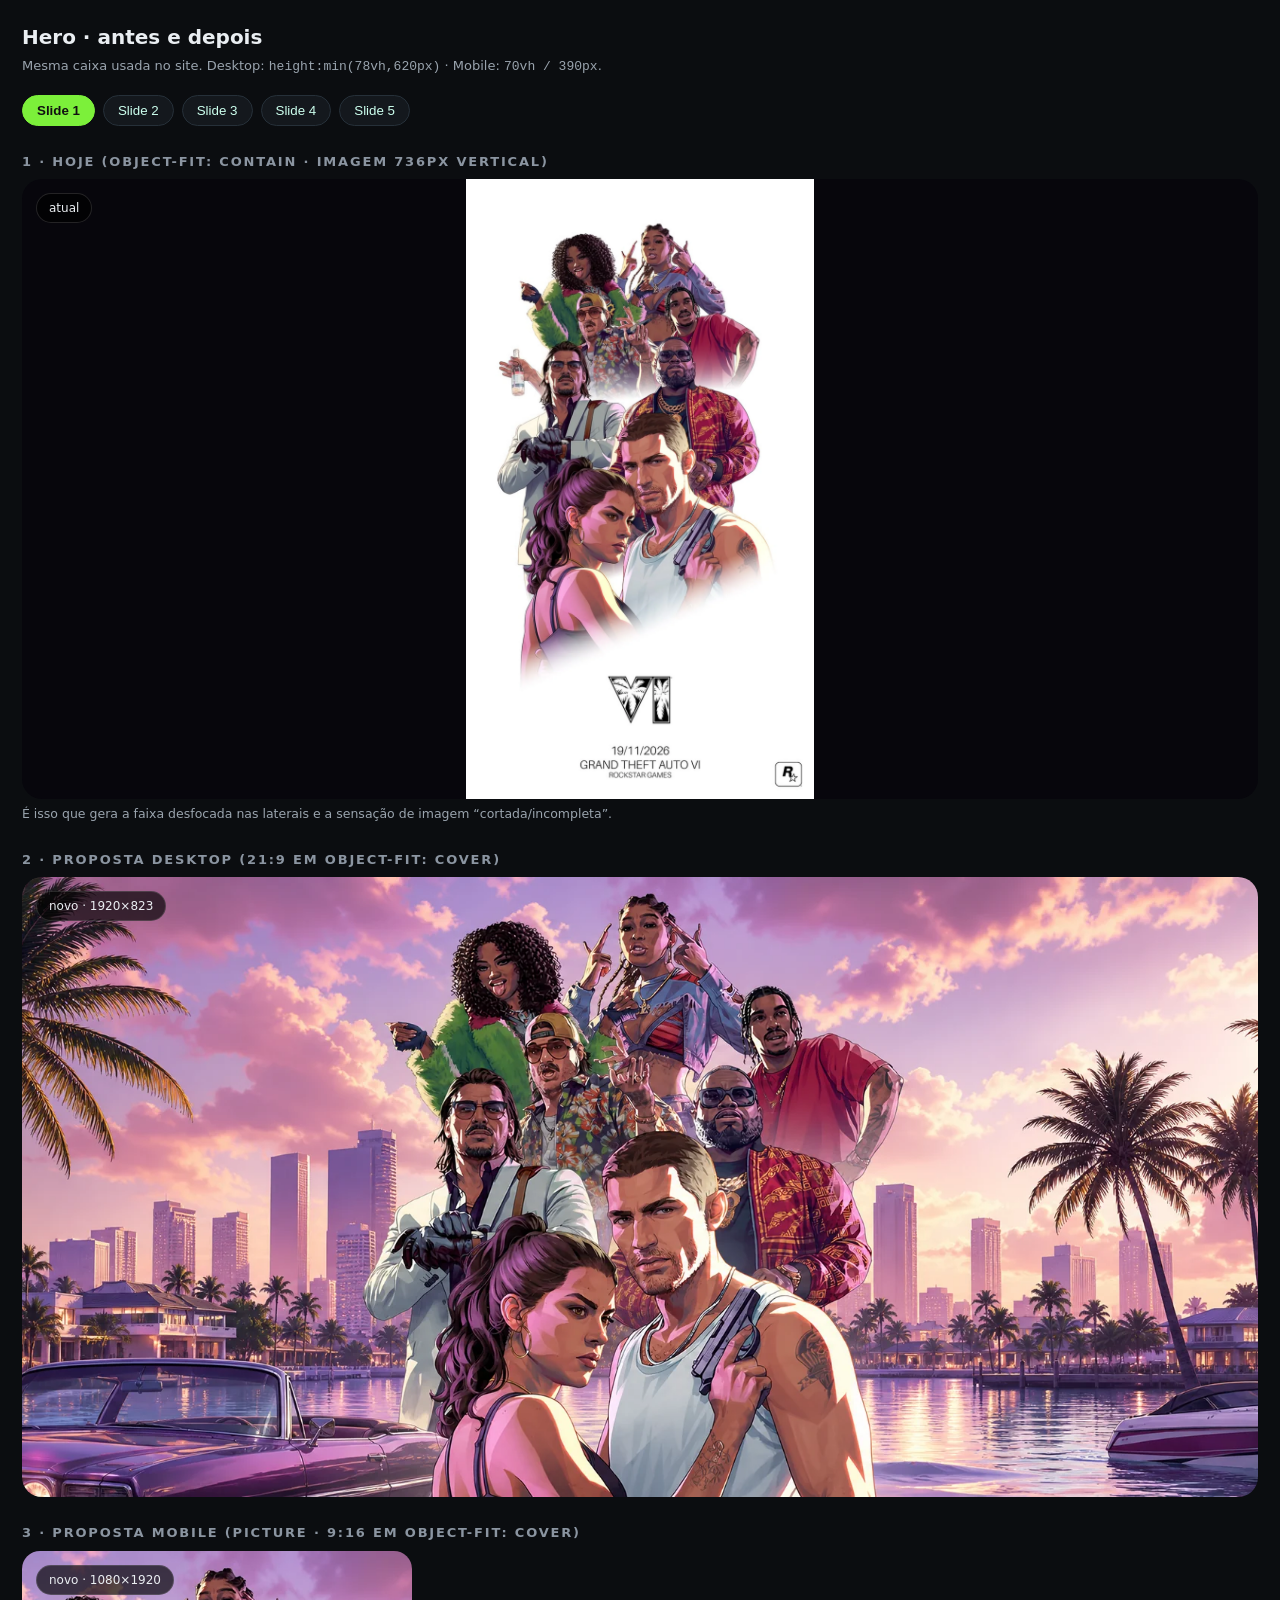
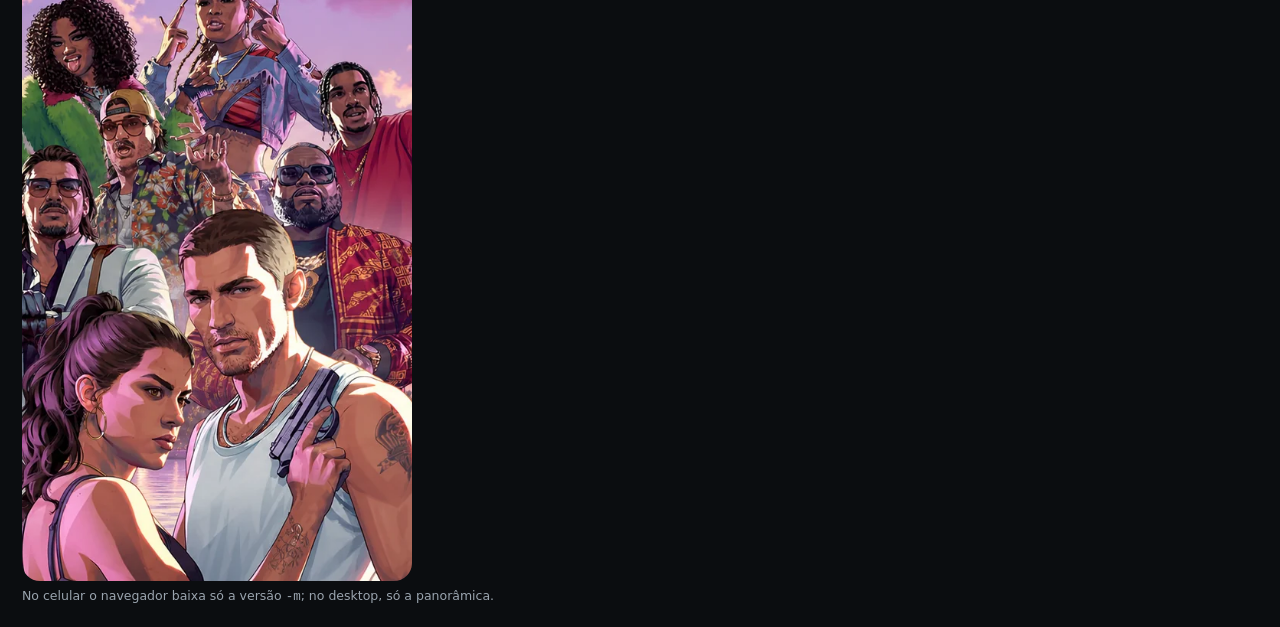
<file: games/_preview-hero/index.html>
<!doctype html><html lang="pt-BR"><head><meta charset="utf-8">
<meta name="viewport" content="width=device-width,initial-scale=1">
<title>Preview · Hero Games</title>
<style>
:root{--neon:#7cf03a}
body{margin:0;background:#0b0d10;color:#eaeef2;font:15px/1.5 system-ui,Segoe UI,Roboto,sans-serif;padding:22px}
h1{font-size:20px;margin:0 0 4px}
p.sub{margin:0 0 18px;color:#9aa4ae;font-size:13px}
.tabs{display:flex;gap:8px;margin:0 0 16px;flex-wrap:wrap}
.tabs button{background:#14181d;color:#cfe;border:1px solid #263039;border-radius:999px;padding:7px 14px;cursor:pointer}
.tabs button.on{background:var(--neon);color:#111;border-color:var(--neon);font-weight:700}
h2{font-size:13px;letter-spacing:.14em;text-transform:uppercase;color:#8b95a1;margin:26px 0 8px}
.mh{position:relative;width:100%;height:min(78vh,620px);min-height:460px;border-radius:20px;overflow:hidden;background:#07060c}
.mh img{position:absolute;inset:0;width:100%;height:100%}
.blur{filter:blur(26px) saturate(1.2);inset:-8%!important;opacity:.5}
.cur img.fit{object-fit:contain}
.new img.fit{object-fit:cover}
.tag{position:absolute;left:14px;top:14px;z-index:3;background:#000a;border:1px solid #ffffff22;border-radius:999px;padding:5px 12px;font-size:12px}
.phone{width:390px;max-width:100%;height:70vh;min-height:520px;border-radius:18px}
.note{color:#9aa4ae;font-size:12.5px;margin:6px 0 0}
</style></head><body>
<h1>Hero · antes e depois</h1>
<p class="sub">Mesma caixa usada no site. Desktop: <code>height:min(78vh,620px)</code> · Mobile: <code>70vh / 390px</code>.</p>
<div class="tabs" id="tabs"></div>
<h2>1 · Hoje (object-fit: contain · imagem 736px vertical)</h2>
<div class="mh cur"><span class="tag">atual</span><span class="blur" id="curBlur"></span><img class="fit" id="curImg" alt=""></div>
<p class="note">É isso que gera a faixa desfocada nas laterais e a sensação de imagem “cortada/incompleta”.</p>
<h2>2 · Proposta desktop (21:9 em object-fit: cover)</h2>
<div class="mh new"><span class="tag">novo · 1920×823</span><img class="fit" id="newImg" alt=""></div>
<h2>3 · Proposta mobile (picture · 9:16 em object-fit: cover)</h2>
<div class="mh new phone"><span class="tag">novo · 1080×1920</span>
 <picture><source media="(max-width:900px)" srcset="hero-1-m.webp"><img class="fit" id="mobImg" width="1080" height="1920" alt=""></picture>
</div>
<p class="note">No celular o navegador baixa só a versão <code>-m</code>; no desktop, só a panorâmica.</p>
<script>
var OLD=['../assets/inline/inline-707ad8292d.webp','../assets/inline/inline-7eee741194.webp','../assets/inline/inline-4a495eaac9.webp','../assets/inline/inline-bdf2ed5135.webp','../assets/inline/inline-8e32c702e6.webp'];
var NEW=['hero-5.webp','hero-1.webp','hero-2.webp','hero-3.webp','hero-4.webp'];
var MOB=['hero-5.webp','hero-1-m.webp','hero-2-m.webp','hero-3-m.webp','hero-4-m.webp'];
var t=document.getElementById('tabs');
function show(i){
 document.getElementById('curImg').src=OLD[i];
 document.getElementById('curBlur').style.backgroundImage='url('+OLD[i]+')';
 document.getElementById('newImg').src=NEW[i];
 var pic=document.querySelector('picture');
 pic.querySelector('source').srcset=MOB[i];
 document.getElementById('mobImg').src=MOB[i];
 [].forEach.call(t.children,function(b,j){b.className=j===i?'on':''});
}
for(var i=0;i<5;i++){var b=document.createElement('button');b.textContent='Slide '+(i+1);b.onclick=show.bind(null,i);t.appendChild(b);}
show(0);
</script></body></html>
</file>
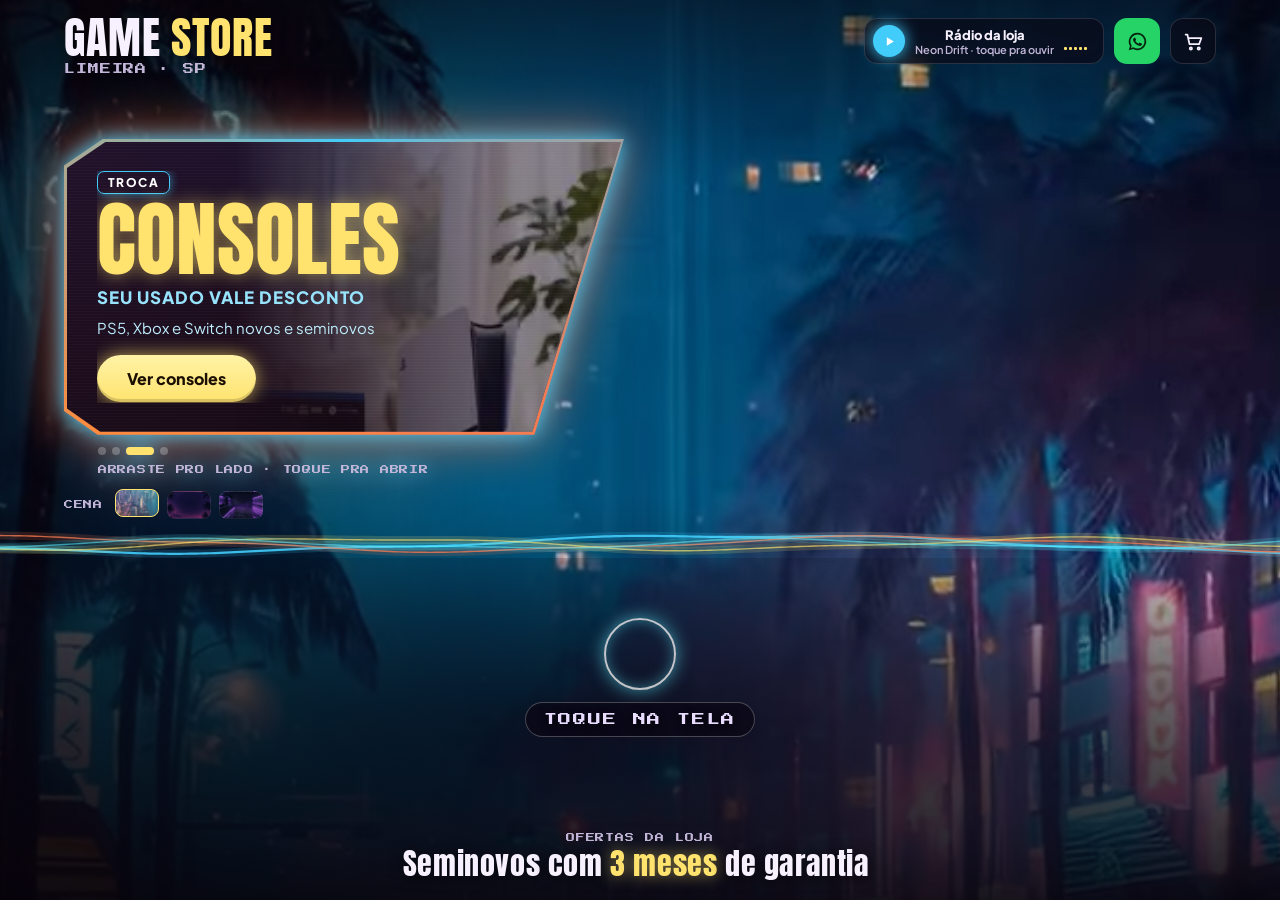
<file: games/novo/index.html>
<!doctype html>
<html lang="pt-BR">
<head>
<meta charset="utf-8">
<meta name="viewport" content="width=device-width,initial-scale=1,viewport-fit=cover">
<meta name="theme-color" content="#07040b">
<title>Game Store Neon</title>
<link rel="preconnect" href="https://fonts.googleapis.com">
<link href="https://fonts.googleapis.com/css2?family=Anton&family=Chakra+Petch:wght@600;700&family=Plus+Jakarta+Sans:wght@400;600;800&family=Press+Start+2P&display=swap" rel="stylesheet">
<style>
/* Layout: tela inicial de jogo (computador). Cena de fundo que troca e repinta o site; card de destaque neon à esquerda; ondas no ritmo da música; barra de modos embaixo de onde os cards saem flutuando */
@property --a1{syntax:'<color>';inherits:true;initial-value:#ff3ea5}
@property --a2{syntax:'<color>';inherits:true;initial-value:#8b5cf6}
@property --ang{syntax:'<angle>';inherits:false;initial-value:0deg}
:root{
  --a1:#ff3ea5; --a2:#8b5cf6; --gold:#ffe36e; --cyan:#5ef2ff;
  --bg:#07040b; --ink:#f7f1ff; --muted:#c2b6d8; --glass:rgba(12,6,22,.72); --line:rgba(247,241,255,.14);
  --f-display:Anton,Impact,'Arial Narrow',sans-serif;
  --f-body:'Plus Jakarta Sans',system-ui,sans-serif;
  --f-pixel:'Press Start 2P',ui-monospace,monospace;
  --dockh:112px; --wrap:1200px; --pad:24px;
  color-scheme:dark;
  transition:--a1 1.4s ease,--a2 1.4s ease;
}
*{box-sizing:border-box}
[hidden]{display:none!important}
html,body{height:100%;margin:0;background:var(--bg);color:var(--ink);font-family:var(--f-body);overflow:hidden}
button{font:inherit;color:inherit;cursor:pointer}
:focus-visible{outline:2px solid var(--gold);outline-offset:3px}
.px{font-family:var(--f-pixel);font-size:9px;letter-spacing:.08em;text-transform:uppercase;line-height:1.6}
#app{position:fixed;inset:0;overflow:hidden;user-select:none;-webkit-user-select:none}

/* cenas */
.scene{position:absolute;inset:0;opacity:0;transition:opacity 1.2s ease}
.scene.on{opacity:1}
.scene video,.scene img{position:absolute;inset:0;width:100%;height:100%;object-fit:cover}
.scene img{animation:kb 26s ease-in-out infinite alternate}
@keyframes kb{from{transform:scale(1.04)}to{transform:scale(1.14) translate(-1.5%,-1%)}}
.shade{position:absolute;inset:0;pointer-events:none;background:
  linear-gradient(90deg,rgba(7,4,11,.7),rgba(7,4,11,.15) 40%,rgba(7,4,11,0) 60%),
  linear-gradient(0deg,rgba(7,4,11,.92) 0,rgba(7,4,11,.4) 26%,rgba(7,4,11,0) 45%),
  linear-gradient(180deg,rgba(7,4,11,.55),rgba(7,4,11,0) 20%)}
.tint{position:absolute;inset:0;pointer-events:none;mix-blend-mode:soft-light;background:radial-gradient(70% 60% at 80% 100%,var(--a1),transparent 70%),radial-gradient(50% 50% at 0% 0%,var(--a2),transparent 70%);opacity:.5}

/* topo */
.top{position:absolute;left:50%;transform:translateX(-50%);width:100%;max-width:var(--wrap);top:0;padding:calc(18px + env(safe-area-inset-top,0px)) var(--pad) 0;display:flex;justify-content:space-between;align-items:flex-start;z-index:9}
.logo b{display:block;font-family:var(--f-display);font-weight:400;font-size:44px;line-height:.9;letter-spacing:.02em;text-shadow:0 2px 20px rgba(0,0,0,.5)}
.logo b span{color:var(--gold)}
.logo small{color:var(--muted);font-size:11px}
.tools{display:flex;gap:10px;align-items:center}
.ib{position:relative;width:46px;height:46px;border-radius:13px;display:grid;place-items:center;background:rgba(10,6,18,.6);border:1px solid var(--line);backdrop-filter:blur(8px);-webkit-backdrop-filter:blur(8px)}
.ib svg{width:21px;height:21px}
.ib em{position:absolute;top:-6px;right:-6px;font-style:normal;background:var(--a1);font-size:10px;font-weight:800;min-width:19px;height:19px;border-radius:10px;display:grid;place-items:center;color:#fff}
.ib.wa{background:#25d366;color:#06240f;border:0}
.radio{display:flex;align-items:center;gap:10px;height:46px;padding:0 16px 0 8px;border-radius:13px;border:1px solid var(--line);background:rgba(10,6,18,.6);backdrop-filter:blur(8px);-webkit-backdrop-filter:blur(8px);font-weight:800;font-size:13px}
.radio .pp{width:32px;height:32px;border-radius:50%;display:grid;place-items:center;background:var(--a1);box-shadow:0 0 16px var(--a1)}
.radio .pp svg{width:13px;height:13px}
.radio small{display:block;font-weight:600;color:var(--muted);font-size:11px}
.eq{display:flex;gap:2px;align-items:flex-end;height:18px}
.eq i{width:3px;height:3px;border-radius:1px;background:var(--gold);transition:height .08s}

/* card de destaque */
.feat{position:relative;width:100%;min-width:0;z-index:5;filter:drop-shadow(0 0 10px var(--a1)) drop-shadow(0 0 26px color-mix(in srgb,var(--a2) 70%,transparent));cursor:pointer}
.feat .frame{position:relative;padding:3px;clip-path:polygon(7% 0,100% 0,84% 100%,6% 100%,0 92%,0 9%);background:conic-gradient(from var(--ang),var(--a1),var(--a2),#ff8a3d,var(--a1));animation:spin 6s linear infinite}
@keyframes spin{to{--ang:360deg}}
.feat .in{clip-path:polygon(7% 0,100% 0,84% 100%,6% 100%,0 92%,0 9%);background:linear-gradient(160deg,rgba(26,8,36,.94),rgba(9,4,16,.96));padding:26px 22% 26px 30px;min-height:290px;display:grid;align-content:center;gap:10px;position:relative;overflow:hidden}
.feat .in::after{content:"";position:absolute;inset:0;background:repeating-linear-gradient(0deg,rgba(255,255,255,.025) 0 1px,transparent 1px 3px);pointer-events:none}
.tag{justify-self:start;font-family:var(--f-body);font-weight:800;font-size:12px;letter-spacing:.12em;text-transform:uppercase;border:1.5px solid var(--a1);color:#fff;padding:3px 10px;border-radius:7px;box-shadow:0 0 10px color-mix(in srgb,var(--a1) 60%,transparent)}
.feat h2{margin:0;font-family:var(--f-display);font-weight:400;font-size:clamp(56px,6.4vw,92px);line-height:.88;color:var(--gold);text-shadow:0 0 18px color-mix(in srgb,var(--gold) 55%,transparent);text-transform:uppercase}
.feat h3{margin:0;font-weight:800;font-size:17px;letter-spacing:.06em;text-transform:uppercase;color:color-mix(in srgb,var(--a1) 55%,#fff)}
.feat p{margin:0;color:color-mix(in srgb,var(--a1) 35%,#fff);font-size:15px}
.cta{justify-self:start;margin-top:8px;border:0;border-radius:999px;padding:13px 30px;font-weight:800;font-size:16px;background:linear-gradient(180deg,#fff3a6,var(--gold));color:#1b0f02;box-shadow:0 0 18px color-mix(in srgb,var(--gold) 70%,transparent),inset 0 -3px 0 rgba(0,0,0,.15)}
.slide{display:grid;gap:10px}
.feat .bgimg{position:absolute;inset:0;background-size:cover;background-position:70% 30%;opacity:.5;-webkit-mask-image:linear-gradient(90deg,transparent 30%,#000 80%);mask-image:linear-gradient(90deg,transparent 30%,#000 80%);transition:opacity .5s;pointer-events:none}
.feat .slide{position:relative;z-index:1}
.feat h2.long{font-size:clamp(40px,4.4vw,64px)}
.slide.enter{animation:glitch .5s steps(1) both}
@keyframes glitch{0%{clip-path:inset(0 0 70% 0);transform:translateX(-8px)}15%{clip-path:inset(40% 0 20% 0);transform:translateX(8px)}30%{clip-path:inset(10% 0 55% 0);transform:translateX(-4px)}45%{clip-path:inset(60% 0 0 0);transform:translateX(5px)}60%,100%{clip-path:inset(0);transform:none}}
.fdots{display:flex;gap:6px;margin:12px 0 0 34px}
.fdots i{width:8px;height:8px;border-radius:4px;background:rgba(255,255,255,.25);transition:width .3s,background .3s}
.fdots i.on{width:24px;background:var(--gold)}
.fhint{color:var(--muted);margin:8px 0 0 34px}

/* ondas */
#waves{position:absolute;left:0;right:0;bottom:calc(var(--dockh) + 4px);height:120px;width:100%;pointer-events:none;z-index:3}

/* cenas: seletor */
.scenes{align-self:flex-start;display:flex;gap:8px;align-items:center;z-index:5}
.scenes button{width:44px;height:28px;border-radius:8px;border:1.5px solid var(--line);background-size:cover;background-position:center;opacity:.7;transition:opacity .2s,border-color .2s,transform .2s}
.scenes button.on{opacity:1;border-color:var(--gold);transform:translateY(-2px)}
.scenes span{color:var(--muted);margin-right:4px}

/* hero em 2 colunas + mini arcade */
.hero{position:absolute;left:50%;transform:translateX(-50%);top:calc(74px + env(safe-area-inset-top,0px));width:100%;max-width:var(--wrap);padding:0 var(--pad);z-index:4}
.hero-in{display:grid;grid-template-columns:minmax(0,1fr) minmax(0,1.1fr);gap:32px;align-items:center;height:min(62vh,560px);max-height:calc(100vh - 390px)}
.hero-col{display:flex;flex-direction:column;gap:14px;justify-content:center;min-width:0}
.arc{display:flex;flex-direction:column;gap:10px;min-width:0}
.arc-h{margin:0;color:var(--muted);letter-spacing:.2em}
.arc-frame{position:relative;aspect-ratio:16/9;background:#07030f;overflow:hidden;filter:drop-shadow(0 0 16px color-mix(in srgb,var(--a1) 45%,transparent));
  clip-path:polygon(18px 0,100% 0,100% calc(100% - 18px),calc(100% - 18px) 100%,0 100%,0 18px);
  box-shadow:inset 0 0 0 1.5px color-mix(in srgb,var(--a1) 90%,transparent),inset 0 0 26px color-mix(in srgb,var(--a1) 20%,transparent)}
.arc-frame iframe{width:100%;height:100%;border:0;display:block;background:#07030f}
.arc-bar{display:flex;align-items:center;justify-content:space-between;gap:10px;flex-wrap:wrap}
.arc-bar .px{color:var(--muted)}
.arc-bar b{color:var(--gold)}
.arc .btn{padding:8px 14px;font-size:12px}
#pop .arc{background:rgba(8,4,18,.35);border:1.5px solid rgba(255,255,255,.6);border-radius:14px;padding:12px;box-shadow:0 0 16px color-mix(in srgb,var(--a1) 45%,transparent)}

/* barra de modos */
.dock{position:absolute;left:50%;transform:translateX(-50%);width:100%;max-width:var(--wrap);bottom:0;height:var(--dockh);padding:12px var(--pad) calc(14px + env(safe-area-inset-bottom,0px));display:grid;grid-template-columns:repeat(8,1fr);gap:12px;z-index:7;background:linear-gradient(0deg,rgba(7,4,11,.94),rgba(7,4,11,.6) 55%,transparent)}
.tile{--c:var(--a2);--ex:color-mix(in srgb,var(--c) 42%,#000);position:relative;border:0;background:none;padding:4px 2px;display:grid;justify-items:center;align-content:center;-webkit-tap-highlight-color:transparent;
  transform:perspective(500px) rotateX(var(--rx,0deg)) rotateY(var(--ry,0deg));transition:transform .2s ease-out}
.tile:focus-visible{outline:none}
.tile .fx{position:relative;display:grid;justify-items:center;animation:fl var(--fd,3.8s) ease-in-out infinite;animation-delay:var(--fdl,0s)}
@keyframes fl{0%,100%{transform:translateY(0) rotate(0)}30%{transform:translateY(-6px) rotate(-1.4deg)}65%{transform:translateY(-2px) rotate(1.1deg)}}
.tile .cap{display:grid;justify-items:center;gap:6px;transition:transform .14s cubic-bezier(.3,1.6,.5,1)}
.tile svg{width:28px;height:28px;color:color-mix(in srgb,var(--c) 55%,#fff);filter:drop-shadow(0 0 6px var(--c)) drop-shadow(0 2px 0 var(--ex));transition:scale .25s cubic-bezier(.34,1.56,.64,1)}
.tile .lb{font-family:'Chakra Petch',var(--f-body);font-weight:700;font-size:19px;line-height:1;letter-spacing:.06em;text-transform:uppercase;white-space:nowrap;color:color-mix(in srgb,var(--c) 28%,#fff);
  text-shadow:0 0 10px color-mix(in srgb,var(--c) 75%,transparent),0 1px 0 var(--ex),0 2px 0 var(--ex),0 3px 0 var(--ex),0 4px 0 var(--ex),0 2px 6px rgba(0,0,0,.8),0 7px 12px rgba(0,0,0,.65);transition:text-shadow .14s,color .2s}
.tile .lb i{font-style:normal;display:inline-block}
.tile .bar{width:0;height:3px;border-radius:2px;background:var(--c);box-shadow:0 0 10px var(--c);transition:width .35s cubic-bezier(.2,.9,.2,1)}
.tile.cur .bar{width:64%}
.tile.gold{--c:var(--gold)}
.tile.cy{--c:var(--cyan)}
.tile.pk{--c:var(--a1)}
.tile.hot svg,.tile:focus-visible svg{scale:1.18}
.tile.hot .lb,.tile:focus-visible .lb,.tile.cur .lb{color:#fff;text-shadow:0 0 14px var(--c),0 0 30px color-mix(in srgb,var(--c) 60%,transparent),0 1px 0 var(--ex),0 2px 0 var(--ex),0 3px 0 var(--ex),0 4px 0 var(--ex),0 7px 12px rgba(0,0,0,.65)}
.tile.hot .lb i{animation:lw .5s cubic-bezier(.3,1.6,.5,1) backwards;animation-delay:calc(var(--i) * 35ms)}
@keyframes lw{40%{transform:translateY(-8px) scale(1.14)}}
.tile.press .cap{transform:translateY(4px) scale(.95)}
.tile.press .lb{text-shadow:0 0 22px var(--c),0 0 44px var(--c),0 1px 0 var(--ex),0 2px 6px rgba(0,0,0,.8)}
.tile.press svg{filter:drop-shadow(0 0 14px var(--c))}
.tile.sw .cap{transform:translateY(-7px)}
.tile.sw .lb{text-shadow:0 0 18px var(--c),0 0 36px var(--c),0 1px 0 var(--ex),0 2px 0 var(--ex),0 3px 0 var(--ex),0 4px 0 var(--ex)}
.tile.hot.k-home svg{animation:hop .55s}
.tile.hot.k-jogos svg{animation:spy .7s cubic-bezier(.3,.7,.3,1)}
.tile.hot.k-cons svg,.tile.hot.k-ct svg{animation:wig .6s}
.tile.hot.k-aces svg{animation:hop .55s}
.tile.hot.k-setup svg,.tile.hot.k-era svg{animation:stat .6s steps(1)}
.tile.hot.k-gta svg{animation:drop .7s}
@keyframes hop{30%{translate:0 -8px}60%{translate:0 0}78%{translate:0 -3px}}
@keyframes wig{20%{rotate:-14deg}40%{rotate:11deg}60%{rotate:-6deg}80%{rotate:3deg}}
@keyframes drop{0%{translate:0 -12px}40%{translate:0 0}55%{translate:0 -6px}70%,100%{translate:0 0}}
@keyframes spy{to{rotate:y 360deg}}
@keyframes stat{0%{opacity:.2;translate:2px 0}15%{opacity:1;translate:-2px 0}30%{opacity:.4}45%{opacity:1;translate:1px 0}60%,100%{opacity:1;translate:0 0}}
.tile .new{position:absolute;top:-12px;left:calc(50% + 14px);z-index:2;font-family:'Chakra Petch',var(--f-body);font-style:normal;font-size:10px;font-weight:700;letter-spacing:.08em;color:#fff;background:var(--a1);padding:3px 8px;border-radius:999px;box-shadow:0 0 12px var(--a1);rotate:-8deg;animation:nb 1.6s ease-in-out infinite}
@keyframes nb{50%{transform:translateY(-3px) scale(1.06)}}
.tile.flick .lb{animation:tube .6s steps(1)}
.shock{position:absolute;left:var(--x);top:var(--y);width:20px;height:20px;margin:-10px 0 0 -10px;border-radius:50%;border:2px solid var(--c);pointer-events:none;z-index:3;animation:shock .55s ease-out forwards}
@keyframes shock{to{transform:scale(7);opacity:0}}
.spark{position:absolute;left:var(--x);top:var(--y);width:4px;height:4px;border-radius:2px;background:var(--c);box-shadow:0 0 6px var(--c);pointer-events:none;z-index:3;animation:spark .6s ease-out forwards}
@keyframes spark{to{transform:translate(var(--dx),var(--dy)) scale(.3);opacity:0}}

@keyframes blink{50%{opacity:.35}}
@keyframes tube{0%{opacity:.2}12%{opacity:1}22%{opacity:.3}34%{opacity:1}48%{opacity:.5}60%,100%{opacity:1}}
/* card que sai da barra */
#pop{position:absolute;z-index:6;left:0;top:0;width:360px;height:440px;display:none;will-change:transform}
#pop.show{display:block}
#pop .bob{position:absolute;inset:0;animation:bob 3.4s ease-in-out infinite}
#pop.full .bob,#pop.drag .bob{animation:none}
@keyframes bob{50%{transform:translateY(-6px) rotate(-.4deg)}}
#pop .card{position:absolute;inset:0;border-radius:18px;padding:2px;background:linear-gradient(160deg,var(--c,var(--a1)),transparent 40%,transparent 60%,var(--a2));box-shadow:0 0 24px color-mix(in srgb,var(--c,var(--a1)) 60%,transparent),0 30px 60px rgba(0,0,0,.55)}
#pop .inner{height:100%;border-radius:16px;background:rgba(14,7,26,.9);backdrop-filter:blur(14px);-webkit-backdrop-filter:blur(14px);display:flex;flex-direction:column;overflow:hidden}
.ph{display:flex;align-items:center;justify-content:space-between;gap:10px;padding:16px 18px 10px;cursor:grab;touch-action:none}
.ph:active{cursor:grabbing}
.ph h2{margin:0;font-family:var(--f-display);font-weight:400;font-size:32px;letter-spacing:.02em;color:var(--gold);text-shadow:0 0 14px color-mix(in srgb,var(--gold) 50%,transparent);text-transform:uppercase}
.ph .grip{color:var(--muted)}
.pacts{display:flex;gap:8px}
.btn{display:inline-flex;align-items:center;gap:6px;border-radius:999px;border:1px solid var(--line);background:rgba(255,255,255,.06);padding:9px 14px;font-weight:800;font-size:12.5px;white-space:nowrap}
.btn.gold{background:var(--gold);color:#1b0f02;border-color:transparent}
.pb{flex:1;overflow:auto;padding:4px 18px 18px;overscroll-behavior:contain;user-select:text;-webkit-user-select:text}
.lead{color:var(--muted);font-size:14px;line-height:1.5;margin:0 0 14px;max-width:60ch}
.grid{display:grid;grid-template-columns:repeat(auto-fill,minmax(140px,1fr));gap:10px}
.it{border-radius:14px;border:1px solid var(--line);background:rgba(255,255,255,.04);overflow:hidden;display:flex;flex-direction:column}
.it .art{aspect-ratio:4/3;display:grid;place-items:center;background:radial-gradient(70% 70% at 50% 40%,color-mix(in srgb,var(--c,var(--a1)) 45%,transparent),transparent 70%),linear-gradient(160deg,#1d1030,#0c0616)}
.it .art svg{width:46%;height:auto;color:#fff;filter:drop-shadow(0 0 10px var(--c,var(--a1)))}
.it .t{padding:9px 10px;display:grid;gap:6px}
.it b{font-size:13.5px}
.it small{color:var(--muted);font-size:11.5px}
.it .btn{justify-self:start;padding:7px 11px;font-size:11.5px}
#pop.full .grid{grid-template-columns:repeat(auto-fill,minmax(180px,1fr))}
.it .art img{width:100%;height:100%;object-fit:cover;display:block}
.it .art.ph{background:#0c0616}
.it .pr{font-family:var(--f-display);font-size:19px;letter-spacing:.02em;color:var(--gold)}
.it .acts{display:flex;gap:6px;flex-wrap:wrap}
.more{margin-top:12px;width:100%;justify-content:center;border-color:color-mix(in srgb,var(--c,var(--a1)) 60%,transparent)}
.dragtip{color:var(--muted);text-align:center;padding:0 0 10px}
#pop.full .dragtip{display:none}
@media (max-width:899px){.dragtip .dt2{display:none}}

/* ---------- vitrine: prateleira de vidro ---------- */
#pop.sheet .inner{background:linear-gradient(180deg,rgba(32,16,54,.72) 0,rgba(15,8,28,.9) 34%,rgba(9,5,16,.95) 100%);backdrop-filter:blur(20px) saturate(1.3);-webkit-backdrop-filter:blur(20px) saturate(1.3)}
#pop.sheet .ph{position:relative;padding:20px 18px 8px;align-items:center;flex-wrap:nowrap}
#pop.sheet .ph::before{content:'';position:absolute;top:9px;left:50%;transform:translateX(-50%);width:56px;height:5px;border-radius:3px;background:rgba(247,241,255,.38);box-shadow:0 0 12px rgba(180,76,255,.55)}
#pop.sheet .ph h2{font-size:30px;flex:0 1 auto;min-width:0;overflow:hidden;text-overflow:ellipsis;white-space:nowrap}
#pop.sheet .ph .pcount{margin-top:0;flex:1 1 auto;min-width:0;text-align:left}
#pop.sheet .grip{display:none}
.pcount{display:block;color:var(--muted);margin-top:3px;white-space:nowrap;overflow:hidden;text-overflow:ellipsis}
#pop.sheet .pb{padding:0 0 calc(var(--dockh) + 24px);scroll-behavior:smooth}
#pop.sheet .lead{padding:0 18px;margin:0 0 10px}

.shelf{position:relative;margin:0 0 8px}
.shelf .shead{display:flex;align-items:flex-end;justify-content:space-between;gap:10px;padding:14px 18px 4px}
.shelf .shead h3{margin:0;font-family:var(--f-display);font-weight:400;font-size:19px;letter-spacing:.09em;text-transform:uppercase;color:var(--ink);text-shadow:0 0 16px rgba(180,76,255,.5)}
.shelf .shead .px{color:var(--muted)}
.srow{--covw:168px;--covh:224px;display:flex;gap:12px;overflow-x:auto;overflow-y:hidden;scroll-snap-type:x mandatory;overscroll-behavior-x:contain;-webkit-overflow-scrolling:touch;padding:6px 18px 6px;scrollbar-width:none}
.srow::-webkit-scrollbar{display:none}
.sp{position:relative;scroll-snap-align:start;flex:0 0 auto;width:var(--covw);display:flex;flex-direction:column;transition:transform .35s cubic-bezier(.2,.9,.2,1),opacity .3s,filter .3s}
@media (hover:hover){
  .srow:hover .sp:not(:hover){opacity:.55;filter:brightness(.7)}
  .sp:hover{transform:translateY(-6px)}
}
.stage{position:relative;height:var(--covh)}
.cov{position:absolute;left:0;right:0;top:0;height:var(--covh);border-radius:13px;overflow:hidden;background:#140a22;box-shadow:0 12px 26px rgba(0,0,0,.55),0 0 0 1px rgba(255,255,255,.09),0 0 22px rgba(180,76,255,.18)}
.cov img{width:100%;height:100%;object-fit:cover;display:block}
.cov.ph{display:grid;place-items:center;background:radial-gradient(70% 70% at 50% 40%,color-mix(in srgb,var(--c,var(--a1)) 45%,transparent),transparent 70%),linear-gradient(160deg,#1d1030,#0c0616)}
.cov.ph svg{width:44%;height:auto;color:#fff;filter:drop-shadow(0 0 10px var(--c,var(--a1)))}
.stage::after{content:'';position:absolute;left:-6px;right:-6px;top:calc(var(--covh) - 1px);height:2px;border-radius:2px;background:linear-gradient(90deg,rgba(255,255,255,0),rgba(255,255,255,.5) 10%,rgba(255,255,255,.92) 50%,rgba(255,255,255,.5) 90%,rgba(255,255,255,0));box-shadow:0 0 calc(12px + var(--beat,0)*26px) rgba(180,76,255,.85),0 0 calc(34px + var(--beat,0)*60px) rgba(255,62,165,.32)}
.sinfo{display:grid;gap:4px;padding:0 2px}
.sinfo b{font-size:13px;line-height:1.25;display:-webkit-box;-webkit-line-clamp:2;-webkit-box-orient:vertical;overflow:hidden}
.sinfo small{color:var(--muted);font-size:11px;line-height:1.3;display:-webkit-box;-webkit-line-clamp:2;-webkit-box-orient:vertical;overflow:hidden}
.sinfo .pr{font-family:var(--f-display);font-size:19px;letter-spacing:.02em;color:var(--gold);display:flex;align-items:baseline;gap:6px;flex-wrap:wrap}
.sinfo .x10{font-size:10.5px;color:var(--muted)}
.sinfo .btn{justify-self:start;margin-top:2px;padding:8px 15px;font-size:12px;letter-spacing:.04em}
.seal{position:absolute;left:8px;top:8px;z-index:3;font-style:normal;font-weight:800;font-family:var(--f-body);font-size:9.5px;letter-spacing:.07em;padding:3px 7px;border-radius:6px;color:#1b0f02;background:linear-gradient(180deg,#ffe98f,#e9c249);box-shadow:0 2px 0 rgba(120,80,0,.55),0 4px 10px rgba(0,0,0,.45),inset 0 1px 0 rgba(255,255,255,.85)}
.snav{position:absolute;top:calc(50% + 12px);transform:translateY(-50%);z-index:4;width:32px;height:32px;border-radius:50%;display:grid;place-items:center;border:1px solid var(--line);background:rgba(12,6,22,.72);font-size:15px;font-weight:800;line-height:1}
.snav.l{left:6px}.snav.r{right:6px}
@media (max-width:899px){
  .srow{--covw:114px;--covh:152px;padding:4px 14px}
  .shelf .shead{padding:12px 14px 2px}
  .snav{display:none}
  #pop.sheet .lead{padding:0 14px}
  #pop.sheet .pb{padding:0 0 calc(var(--dockh) + 24px)}
}
@media (prefers-reduced-motion:reduce){.srow{scroll-snap-type:none;scroll-behavior:auto}.sp:hover{transform:none}}

/* site atual aberto dentro do painel */
.pf{flex:1;position:relative;min-height:0;margin:0 10px 10px;border-radius:12px;overflow:hidden;background:#09080f}
.pf iframe{position:absolute;inset:0;width:100%;height:100%;border:0;background:#09080f}
.pfl{position:absolute;inset:0;display:grid;place-items:center;background:#09080f;transition:opacity .35s}
.pfl.off{opacity:0;pointer-events:none}
.pfl .bar{width:160px;height:4px;border-radius:2px;background:rgba(255,255,255,.1);overflow:hidden;margin-top:10px}
.pfl .bar i{display:block;height:100%;width:40%;background:linear-gradient(90deg,var(--a1),var(--gold));animation:ld 1s ease-in-out infinite}
@keyframes ld{from{transform:translateX(-100%)}to{transform:translateX(260%)}}
#pop.site .pb,#pop.site .dragtip,#pop.site .grip{display:none}
#pop.site .ph{padding:12px 16px 10px;cursor:default}
#pop.site .ph::before{display:none}
#pop.site .pcount{display:none}
#pop.site .inner{background:#0b0614;backdrop-filter:none;-webkit-backdrop-filter:none}
#pop.full .bob .card{border-radius:20px}
@media (max-width:899px){
  #app.site-open .dock{transform:translate(-50%,120%);opacity:0;pointer-events:none}
  #app.site-open #waves,#app.site-open .scenes{transform:translateY(120%);opacity:0;pointer-events:none}
  .dock,#waves,.scenes{transition:transform .4s cubic-bezier(.2,.9,.2,1),opacity .3s}
  #pop.full .bob .card{border-radius:18px 18px 0 0}
  #pop.site .pf{margin:0}
}
#toast{position:absolute;left:50%;top:22px;transform:translate(-50%,-20px);z-index:30;background:#1c1033;border:1px solid var(--line);padding:12px 16px;border-radius:12px;font-size:13.5px;opacity:0;transition:opacity .3s,transform .3s;pointer-events:none;max-width:calc(100vw - 32px)}
#toast.show{opacity:1;transform:translate(-50%,0)}

/* ---------- celular ---------- */
@media (max-width:899px){
  :root{--dockh:178px;--pad:16px}
  .top{padding:calc(12px + env(safe-area-inset-top,0px)) var(--pad) 0}
  .logo b{font-size:28px}
  .radio{height:42px;padding:0 6px}.radio .t,.radio .eq{display:none}
  .ib{width:42px;height:42px}
  .feat .in{min-height:0;padding:18px 26% 18px 22px;gap:6px}
  .feat h2{font-size:58px}
  .feat h3{font-size:14px}.feat p{font-size:13px}
  .cta{padding:10px 22px;font-size:14px}
  .fdots,.fhint{margin-left:24px}
  .fhint{display:none}
  .hero{top:calc(58px + env(safe-area-inset-top,0px))}
  .hero-in{display:flex;flex-direction:column;gap:12px;height:auto;max-height:none;align-items:stretch}
  .hero-col{gap:10px;justify-content:flex-start}
  .dock{grid-template-columns:repeat(4,1fr);gap:8px;padding:10px var(--pad) calc(12px + env(safe-area-inset-bottom,0px))}
  .tile svg{width:22px;height:22px}
  .tile .lb{font-size:12px;letter-spacing:.02em;text-align:center;white-space:normal}
  .tile .new{font-size:8.5px;top:-10px;left:calc(50% + 6px)}
  .scenes span{display:none}
  #waves{height:90px}
}
@media (prefers-reduced-motion:reduce){*,*::before,*::after{animation:none!important;transition-duration:.01ms!important}}

/* ---------- painel sem armação (transparente em cima, escuro embaixo) ---------- */
#pop .card{background:none!important;box-shadow:none!important;padding:0!important;animation:none!important}
#pop .inner{background:linear-gradient(180deg,transparent 0%,transparent 32%,rgba(8,4,18,.55) 58%,rgba(8,4,18,.88) 100%)!important;backdrop-filter:none!important;-webkit-backdrop-filter:none!important;border:0!important}
#pop .inner::before,#pop .inner::after,#pop .ph::after{display:none!important}
#pop .ph h2,#pop .ph .px,#pop .lead{text-shadow:0 2px 10px rgba(0,0,0,.85),0 0 2px rgba(0,0,0,.9)}
#pop .it{background:rgba(8,4,18,.35)!important;border:1.5px solid rgba(255,255,255,.6)!important;box-shadow:0 0 14px color-mix(in srgb,var(--c,#b69cff) 45%,transparent)!important;border-radius:14px}
#pop .it:hover{border-color:#fff!important;box-shadow:0 0 22px color-mix(in srgb,var(--c,#b69cff) 80%,transparent)!important}
#pop .it .art{background:transparent!important}

/* cabeçalho NUNCA por cima do conteúdo: fica no fluxo e o conteúdo começa depois dele */
#pop .ph{flex:none;position:relative;z-index:4;cursor:grab}
#pop .ph::before{display:none!important}
#pop .pb{scroll-padding-top:12px;-webkit-mask-image:linear-gradient(180deg,transparent 0,#000 20px);mask-image:linear-gradient(180deg,transparent 0,#000 20px)}
/* mesma "armação de vidro" dos cards .it nas capas da prateleira */
#pop .sp .cov{box-shadow:0 12px 26px rgba(0,0,0,.5),0 0 0 1.5px rgba(255,255,255,.55),0 0 16px color-mix(in srgb,var(--c,#b69cff) 45%,transparent)!important}
#pop .sp:hover .cov{box-shadow:0 14px 28px rgba(0,0,0,.55),0 0 0 1.5px #fff,0 0 24px color-mix(in srgb,var(--c,#b69cff) 80%,transparent)!important}
@media (min-width:900px){
  #pop .inner{background:linear-gradient(180deg,transparent 0%,transparent 14%,rgba(8,4,18,.72) 34%,rgba(8,4,18,.92) 100%)!important}
}
/* aberto (tela cheia): cabeçalho com fundo opaco e conteúdo começando abaixo dele */
#pop.full .inner{background:linear-gradient(180deg,rgba(8,4,18,.80) 0,rgba(8,4,18,.90) 28%,rgba(8,4,18,.97) 100%)!important;
  backdrop-filter:blur(18px) saturate(1.2)!important;-webkit-backdrop-filter:blur(18px) saturate(1.2)!important}
#pop.full .ph{background:linear-gradient(180deg,#0b0716 0,#0b0716 calc(100% - 12px),transparent 100%);z-index:5}
/* site atual embutido continua opaco (senão o vídeo vaza por trás) */
#pop.site .inner{background:#0b0614!important;backdrop-filter:none!important;-webkit-backdrop-filter:none!important}
@media (max-width:899px){
  #pop.sheet .ph{padding:14px 14px 2px}
  #pop.sheet .ph h2{font-size:25px}
  #pop.sheet .lead{display:none}   /* no celular o espaco e curto: capa + botao na frente */
  .srow{--covw:104px;--covh:130px}
  .sinfo b{-webkit-line-clamp:1}
  .sinfo .btn{padding:7px 13px;font-size:11.5px}
  #pop.sheet .dragtip{padding:0 0 8px}
}

/* ---------- interação nova: HERO ⇄ SEÇÃO (body.sec) ---------- */
:root{--barh:60px;--docktop:62vh;--wavesy:50vh;--sectop:120px;--gtatop:0px;--ticktop:78%}
#gtabar{position:fixed;left:0;top:var(--gtatop,0px);width:100%;height:50px;z-index:12;display:flex;align-items:center;justify-content:space-between;gap:10px;padding:0 calc(var(--pad) + 4px);
  background:linear-gradient(90deg,rgba(26,8,36,.97),rgba(9,4,16,.97));pointer-events:none;transform:translateY(-104%);transition:transform .42s cubic-bezier(.2,.9,.2,1);
  box-shadow:0 0 0 1px color-mix(in srgb,var(--a1) 40%,transparent),0 10px 26px rgba(0,0,0,.55)}
#gtabar::after{content:'';position:absolute;left:0;right:0;bottom:0;height:2px;background:linear-gradient(90deg,var(--a1),var(--a2),#ff8a3d,var(--a1));box-shadow:0 0 14px color-mix(in srgb,var(--a1) 75%,transparent)}
#gtabar .gtat{font-family:'Chakra Petch',var(--f-body);font-weight:700;font-size:11.5px;letter-spacing:.13em;text-transform:uppercase;color:#fff;text-shadow:0 0 12px color-mix(in srgb,var(--a1) 85%,transparent);white-space:nowrap;overflow:hidden;text-overflow:ellipsis}
#gtabar .btn{padding:7px 14px;font-size:11.5px}
body.sec #gtabar{transform:none;pointer-events:auto}
body:not(.sec) #gtabar{visibility:hidden}

/* HERO: ícones centralizados no espaço livre, 4 colunas x 2 linhas */
body:not(.sec) .dock{top:var(--docktop);bottom:auto;height:auto;padding:0 var(--pad);display:grid;grid-template-columns:repeat(4,minmax(0,1fr));grid-template-rows:auto auto;gap:16px 10px;background:none;transition:none}
body:not(.sec) #waves{bottom:auto;top:var(--wavesy)}
@keyframes tin{from{transform:translateY(26px) scale(.7);opacity:0}to{transform:none;opacity:1}}
.tile.tin .fx{animation:tin .5s cubic-bezier(.2,.9,.2,1) var(--td,0ms) both,fl var(--fd,3.8s) ease-in-out calc(var(--td,0ms) + 500ms + var(--fdl,0s)) infinite}
.tile.sink .cap{transform:translateY(4px) scale(.88)}
.tile.sink .lb{text-shadow:0 0 22px var(--c),0 0 44px var(--c),0 1px 0 var(--ex),0 2px 6px rgba(0,0,0,.8)}
.tile.sink svg{filter:drop-shadow(0 0 16px var(--c)) drop-shadow(0 2px 0 var(--ex))}

/* SEÇÃO: o card GTA e o arcade saem de cena */
.hero .feat,.hero .arc,.hero .scenes{transition:transform .4s ease,opacity .35s ease}
body.sec .hero .feat{transform:translateY(-40px) scale(.94);opacity:0;pointer-events:none}
body.sec .hero .arc,body.sec .hero .scenes{opacity:0;pointer-events:none}
body.sec .hero-in{pointer-events:none}
body.sec #waves{opacity:0;pointer-events:none;transition:opacity .3s}
/* cabecalho fica no topo nos 2 estados: a faixa GTA entra logo ABAIXO dele (--gtatop) */
body.sec .logo{cursor:pointer}

/* SEÇÃO: barra fixa embaixo (1 linha, rolagem lateral) */
body.sec .dock{top:auto;bottom:0;height:var(--barh);transition:none;padding:0 var(--pad) calc(2px + env(safe-area-inset-bottom,0px));display:flex;align-items:center;gap:14px;
  background:linear-gradient(180deg,rgba(7,4,11,.7),rgba(7,4,11,.97) 45%);backdrop-filter:none!important;-webkit-backdrop-filter:none!important;
  overflow-x:auto;overflow-y:hidden;scrollbar-width:none;overscroll-behavior-x:contain}
body.sec .dock::-webkit-scrollbar{display:none}
body.sec .tile{flex:0 0 auto;padding:2px;opacity:.7;transition:opacity .2s ease}
body.sec .tile.cur,body.sec .tile.hot{opacity:1}
body.sec .tile .fx{animation:none}
body.sec .tile .cap{gap:3px}
body.sec .tile svg{width:22px;height:22px}
body.sec .tile .lb{font-size:11px;letter-spacing:.04em;white-space:nowrap}
body.sec .tile .bar{height:2.5px}
body.sec .tile .new{top:-8px;left:calc(50% + 6px);font-size:8px;padding:2px 6px}

/* SEÇÃO: área rolável sem moldura, entre a faixa e a barra */
#pop{display:block;height:auto;left:50%;width:100%;max-width:var(--wrap);top:var(--sectop);bottom:calc(var(--barh) + 6px);transform:translate(-50%,60px);opacity:0;pointer-events:none;transition:transform .45s cubic-bezier(.2,.9,.2,1),opacity .3s ease;will-change:transform}
body.sec #pop{transform:translate(-50%,0);opacity:1;pointer-events:auto}
#pop .bob{animation:none}
#pop .inner{position:relative;border-radius:0}
#pop .ph{cursor:default}
#pop.sheet .pb{padding:0 0 18px}
#pullhint{position:absolute;left:0;right:0;top:4px;text-align:center;color:var(--muted);opacity:0;transition:opacity .2s;pointer-events:none;z-index:6;text-shadow:0 2px 8px rgba(0,0,0,.9)}
#pop.site .pf{margin:0;border-radius:0}

/* ================= parte 1: arcade fora, ticker de ofertas no hero ================= */
.arc{display:none!important}
@media (min-width:900px){body:not(.sec) .hero-in{grid-template-columns:minmax(0,560px)}}
#ticker{position:absolute;left:50%;transform:translateX(-50%);top:var(--ticktop,78%);width:100%;max-width:var(--wrap);padding:0 var(--pad);z-index:8;text-align:center;pointer-events:none;transition:opacity .3s ease}
#ticker small{display:block;font-family:var(--f-pixel);font-size:9px;letter-spacing:.1em;text-transform:uppercase;color:var(--muted);margin-bottom:5px}
#ticker .tk{display:block;font-family:var(--f-display);font-weight:400;font-size:clamp(20px,3.6vw,30px);line-height:1.14;letter-spacing:.02em;min-height:1.16em;text-shadow:0 2px 14px rgba(0,0,0,.75)}
#ticker .tk span{display:inline-block;animation:tkIn .5s ease-out both}
#ticker .tk em{font-style:normal;color:var(--gold);text-shadow:0 0 16px color-mix(in srgb,var(--gold) 55%,transparent)}
@keyframes tkIn{from{opacity:0;transform:translateY(12px);filter:blur(4px)}}
#ticker .tk.out span{animation:tkOut .35s ease-in both}
@keyframes tkOut{to{opacity:0;transform:translateY(-10px);filter:blur(4px)}}
body.sec #ticker{opacity:0}
@media (max-width:899px){#ticker .tk{font-size:clamp(19px,5.6vw,26px)}}

/* ================= parte 2: cada secao vira uma fase ================= */
.tintsec{position:absolute;inset:0;z-index:2;pointer-events:none;opacity:0;transition:opacity .6s ease,background .6s ease;
  background:radial-gradient(90% 55% at 80% 18%,var(--sa,#d04bff),transparent 70%),radial-gradient(70% 45% at 0% 70%,var(--sb,#5ef2ff),transparent 70%)}
body.sec .tintsec{opacity:.28}
.intro{padding:2px 18px 4px}
.intro .eyebrow{font-family:var(--f-pixel);font-size:9px;letter-spacing:.1em;text-transform:uppercase;color:var(--sa,#d04bff);text-shadow:0 0 12px color-mix(in srgb,var(--sa) 65%,transparent)}
.tt{margin:4px 0 0;white-space:nowrap;font-family:var(--f-display);font-weight:400;font-size:clamp(38px,7.2vw,72px);line-height:.92;color:var(--ink);text-transform:uppercase;letter-spacing:.01em;text-shadow:0 0 22px color-mix(in srgb,var(--sa) 60%,transparent)}
.tt i{font-style:normal;display:inline-block;animation:dropT .5s cubic-bezier(.2,1.3,.4,1) both;animation-delay:calc(var(--i) * 45ms)}
@keyframes dropT{from{opacity:0;transform:translateY(-22px) rotate(-6deg)}}
.rot{height:22px;margin-top:6px;font-weight:700;font-size:14.5px;color:#e8dcff;overflow:hidden}
.rot span{display:block;animation:tkIn .45s ease-out both}
.rot span.out{animation:tkOut .3s ease-in both}
.chips2{display:flex;gap:8px;overflow-x:auto;padding:12px 18px 4px;scrollbar-width:none}
.chips2::-webkit-scrollbar{display:none}
.chip2{flex:none;height:34px;padding:0 15px;border-radius:999px;border:1px solid var(--line);background:rgba(12,6,24,.7);font-weight:700;font-size:12.5px;letter-spacing:.02em;color:var(--ink)}
.chip2[aria-pressed="true"]{background:var(--sa);border-color:transparent;color:#170b25;box-shadow:0 0 16px color-mix(in srgb,var(--sa) 65%,transparent)}
.brands{display:flex;gap:8px;justify-content:center;flex-wrap:wrap;padding:12px 18px 2px}
.brand{height:36px;padding:0 15px;border-radius:999px;border:1px solid var(--line);background:rgba(10,6,20,.6);font-weight:700;font-size:12px;letter-spacing:.08em;display:flex;align-items:center;gap:7px;color:var(--ink)}
.brand i{width:8px;height:8px;border-radius:50%;background:var(--bc)}
.brand[aria-pressed="true"]{border-color:var(--bc);box-shadow:0 0 14px var(--bc);background:color-mix(in srgb,var(--bc) 22%,transparent)}
.spot{position:relative;margin-top:10px}
.stage2{position:relative;height:clamp(230px,58vw,320px);perspective:900px;touch-action:pan-y;user-select:none}
.pv{position:absolute;left:50%;top:0;width:clamp(150px,40vw,210px);margin-left:calc(clamp(150px,40vw,210px) / -2);transition:transform .5s cubic-bezier(.2,.8,.2,1),opacity .4s,filter .4s;cursor:pointer}
.pc{display:flex;flex-direction:column;gap:6px;min-width:0}
.pcv{position:relative;aspect-ratio:3/4;border-radius:13px;overflow:hidden;background:#140a22;border:1.5px solid rgba(255,255,255,.6);box-shadow:0 12px 26px rgba(0,0,0,.5),0 0 18px color-mix(in srgb,var(--sa) 45%,transparent)}
.pv>.pc>.pcv{height:100%;aspect-ratio:3/4}
.pv{height:clamp(200px,52vw,290px)}
.pcv img{width:100%;height:100%;object-fit:cover;display:block}
.pcv.ph{display:grid;place-items:center;background:radial-gradient(70% 70% at 50% 40%,color-mix(in srgb,var(--sa) 45%,transparent),transparent 70%),linear-gradient(160deg,#1d1030,#0c0616)}
.pcv.ph svg{width:44%;height:auto;color:#fff;opacity:.9}
.spot.slide .pv{width:clamp(200px,56vw,290px);margin-left:calc(clamp(200px,56vw,290px) / -2)}
.spot.slide .pv>.pc>.pcv{aspect-ratio:1/1;height:auto}
.sinfo2{text-align:center;margin-top:8px;padding:0 18px;min-height:132px}
.sinfo2 .nm{display:block;font-family:var(--f-display);font-weight:400;font-size:clamp(22px,5.6vw,30px);line-height:1;text-transform:uppercase;animation:tkIn .4s ease-out both}
.sinfo2 .sb{font-size:12.5px;color:var(--muted);margin-top:5px;animation:tkIn .4s .05s ease-out both}
.specs{display:flex;justify-content:center;flex-wrap:wrap;gap:6px;margin-top:8px}
.specs i{font-style:normal;font-weight:700;font-size:10.5px;letter-spacing:.06em;padding:4px 9px;border-radius:999px;border:1px solid color-mix(in srgb,var(--sa) 60%,transparent);background:rgba(10,6,20,.55);animation:tkIn .4s ease-out both;animation-delay:calc(.15s + var(--i) * 90ms)}
.sinfo2 .pr{font-family:var(--f-display);font-size:clamp(24px,5.6vw,32px);color:var(--gold);margin-top:8px;font-variant-numeric:tabular-nums;animation:tkIn .4s .1s ease-out both}
.sinfo2 .pa{font-size:11px;color:var(--muted)}
.sinfo2 .acts{display:flex;justify-content:center;gap:8px;margin-top:10px;flex-wrap:wrap}
.sinfo2 .btn{padding:8px 15px;font-size:12px}
.nav2{position:absolute;top:calc(clamp(230px,58vw,320px) / 2 - 20px);width:40px;height:40px;border-radius:50%;background:rgba(10,6,20,.7);border:1px solid var(--line);color:var(--ink);font-size:18px;z-index:5}
.nav2.l{left:8px}.nav2.r{right:8px}
.sdots{display:flex;justify-content:center;gap:6px;margin-top:8px}
.sdots i{width:7px;height:7px;border-radius:4px;background:rgba(255,255,255,.28);transition:width .25s,background .25s}
.sdots i.on{width:28px;background:rgba(255,255,255,.28);position:relative;overflow:hidden}
.sdots i.on::after{content:"";position:absolute;inset:0;background:var(--sa,#d04bff);transform-origin:left;animation:prog var(--dur,5s) linear both}
.spot.hold .sdots i.on::after{animation-play-state:paused}
@keyframes prog{from{transform:scaleX(0)}}
.bento{display:grid;grid-template-columns:1fr 1fr;gap:10px;margin-top:12px;padding:0 18px}
.bt{position:relative;border-radius:14px;overflow:hidden;text-align:left;border:1.5px solid rgba(255,255,255,.7);box-shadow:0 0 12px color-mix(in srgb,var(--sa) 45%,transparent);background:#120a20;aspect-ratio:1/1;animation:pop2 .45s cubic-bezier(.2,1.3,.4,1) both;animation-delay:calc(var(--i) * 80ms)}
.bt.big{grid-row:span 2;aspect-ratio:auto}
.bt img{position:absolute;inset:0;width:100%;height:100%;object-fit:cover;opacity:.9}
.bt .lb{position:absolute;left:10px;right:10px;bottom:10px;text-shadow:0 2px 8px rgba(0,0,0,.9);pointer-events:none}
.bt .lb b{display:block;font-size:13px;line-height:1.2}
.bt .lb span{font-family:var(--f-display);font-size:18px;color:var(--gold)}
@keyframes pop2{from{opacity:0;transform:scale(.85)}}
.yrs{display:flex;gap:12px;overflow-x:auto;scroll-snap-type:x mandatory;margin:12px 0 0;padding:2px 18px 8px;scrollbar-width:none}
.yrs::-webkit-scrollbar{display:none}
.yr{flex:0 0 76%;max-width:320px;scroll-snap-align:center;padding:18px;border-radius:16px;background:rgba(14,8,28,.75);border:1px solid color-mix(in srgb,var(--c) 60%,transparent);box-shadow:0 0 18px color-mix(in srgb,var(--c) 30%,transparent)}
.yr strong{display:block;font-family:var(--f-display);font-weight:400;font-size:58px;line-height:.9;color:var(--c)}
.yr b{font-family:var(--f-display);font-weight:400;font-size:22px}
.yr small{display:block;font-family:var(--f-pixel);font-size:9px;color:var(--muted);margin-top:3px}
.yr img{width:100%;height:150px;object-fit:cover;border-radius:10px;margin-top:12px;border:1px solid color-mix(in srgb,var(--c) 45%,transparent)}
.count{display:flex;gap:10px;justify-content:center;margin-top:14px;padding:0 18px}
.count div{min-width:76px;padding:12px 6px;border-radius:14px;background:rgba(14,8,28,.75);border:1px solid color-mix(in srgb,var(--sa) 60%,transparent);text-align:center}
.count b{display:block;font-family:var(--f-display);font-weight:400;font-size:38px;line-height:1;color:var(--gold);font-variant-numeric:tabular-nums}
.count small{font-family:var(--f-pixel);font-size:9px;color:var(--muted)}
.allbtn{display:flex;align-items:center;justify-content:center;gap:8px;width:calc(100% - 36px);margin:18px 18px 0;height:46px;border-radius:14px;border:1px dashed color-mix(in srgb,var(--sa) 70%,transparent);font-weight:700;font-size:13px;letter-spacing:.05em;color:var(--ink);background:rgba(10,6,20,.45)}
.all{display:grid;grid-template-columns:repeat(auto-fill,minmax(130px,1fr));gap:14px 10px;margin-top:16px;padding:0 18px}
.all:empty{display:none}
.all .pc{animation:tkIn .4s ease-out both;animation-delay:calc(var(--i) * 50ms)}
.all .pcv{aspect-ratio:3/4}
.pc b{font-size:13px;line-height:1.25}
.pc small{color:var(--muted);font-size:11px}
.pc .pr{font-family:var(--f-display);font-size:18px;color:var(--gold)}
.pc .x10{font-size:10.5px;color:var(--muted)}
.pc .btn{justify-self:start;padding:7px 12px;font-size:11.5px}
.info2{display:grid;gap:10px;padding:0 18px;margin-top:12px}
.info2 div{padding:14px;border-radius:14px;background:rgba(14,8,28,.75);border:1px solid var(--line)}
.info2 small{display:block;font-family:var(--f-pixel);font-size:9px;color:var(--muted)}
.info2 b{font-size:16px}
.acts2{display:flex;gap:8px;margin:16px 18px 0;flex-wrap:wrap}
/* no modo fase o titulo grande e do .intro: o h2 do cabecalho fica so pra leitor de tela */
body.sec #app:not(.site-open) #pop:not(.site) .ph h2{position:absolute;width:1px;height:1px;margin:-1px;overflow:hidden;clip-path:inset(50%);white-space:nowrap}
@media (max-width:899px){
  .intro{padding:2px 14px 2px}
  .chips2,.brands{padding-left:14px;padding-right:14px}
  .bento,.count,.info2{padding:0 14px}
  .allbtn{width:calc(100% - 28px);margin-left:14px;margin-right:14px}
  .all{padding:0 14px}
  .yrs{padding:2px 14px 8px}
  .sinfo2{padding:0 14px;min-height:126px}
  .info2 div{padding:12px}
}
/* ================= parte 3: banners, topo da seção, montador, cartas e fotos ================= */
.fdots i{position:relative;overflow:hidden}
.fdots i.on{width:28px;background:rgba(255,255,255,.22)}
.fdots i.on::after{content:"";position:absolute;inset:0;background:var(--gold);transform-origin:left;animation:prog var(--dur,5s) linear both}
#feat.hold .fdots i.on::after{animation-play-state:paused}
.tile.cards{--c:#7ff6ff;--ex:#8b5cf6}
.tile.hot.k-tcg svg{animation:hop .55s}
body.sec #pop.sheet .ph::before{display:none}
#pop.sheet .ph{padding:13px 18px 6px}
.pcount{display:flex;align-items:center;gap:8px;font-family:var(--f-pixel);font-size:10px;letter-spacing:.12em;text-transform:uppercase;color:#e8dcff}
.pcount i{width:9px;height:9px;border-radius:50%;flex:none;background:var(--sa,#d04bff);box-shadow:0 0 10px var(--sa,#d04bff)}
.pacts .btn{padding:7px 13px;font-size:11.5px}
.intro{padding-top:9px}
/* próximo torneio (TCG) */
.tor{display:flex;gap:12px;align-items:center;margin:10px 18px 0;padding:10px;border-radius:14px;border:1px solid color-mix(in srgb,var(--sa) 55%,transparent);background:rgba(14,8,28,.7)}
.tor img{width:96px;height:66px;flex:none;border-radius:10px;object-fit:cover}
.tor b{display:block;font-family:var(--f-display);font-weight:400;font-size:20px;line-height:1;text-transform:uppercase}
.tor p{margin:3px 0 7px;font-size:12px;color:var(--muted)}
.tor .px{font-family:var(--f-pixel);font-size:9px;letter-spacing:.1em;text-transform:uppercase;color:var(--sa)}
.tor .btn{padding:6px 12px;font-size:11.5px}
/* montador de setup */
.steps{display:grid;gap:12px;margin-top:12px;padding:0 18px}
.step h4{margin:0 0 7px;font-family:var(--f-pixel);font-size:9px;letter-spacing:.1em;text-transform:uppercase;color:var(--sa)}
.opts{display:flex;gap:8px;overflow-x:auto;padding-bottom:4px;scrollbar-width:none}
.opts::-webkit-scrollbar{display:none}
.opt{flex:none;min-width:142px;padding:10px 12px;border-radius:12px;border:1px solid var(--line);background:rgba(14,8,28,.75);text-align:left;color:var(--ink)}
.opt b{display:block;font-size:12.5px;line-height:1.2}
.opt span{font-family:var(--f-display);font-size:17px;color:var(--gold)}
.opt[aria-pressed="true"]{border-color:var(--sa);box-shadow:0 0 0 1px var(--sa) inset,0 0 14px color-mix(in srgb,var(--sa) 45%,transparent)}
.total{position:sticky;bottom:0;margin:16px 18px 0;display:flex;align-items:center;gap:12px;padding:12px 12px 12px 16px;border-radius:16px;background:linear-gradient(180deg,rgba(24,12,44,.96),rgba(12,6,24,.98));border:1px solid color-mix(in srgb,var(--sa) 60%,transparent);box-shadow:0 -8px 24px rgba(0,0,0,.5)}
.total div{margin-right:auto}
.total small{display:block;font-family:var(--f-pixel);font-size:9px;color:var(--muted)}
.total b{font-family:var(--f-display);font-size:24px;color:var(--gold);font-variant-numeric:tabular-nums}
/* fotos: fundo desfocado + produto inteiro por cima */
.pcv img,.bt img{position:absolute;inset:0;width:100%;height:100%;display:block}
.pcv img.bg,.bt img.bg{object-fit:cover;filter:blur(18px) brightness(.45) saturate(1.3);transform:scale(1.15)}
.pcv img.fg,.bt img.fg{object-fit:contain}
.bt img.fg{opacity:.95}
.pcv>*:not(img){position:relative;z-index:1}
@media (max-width:899px){.tor,.steps{padding-left:14px;padding-right:14px}.tor{margin-left:14px;margin-right:14px}.total{margin-left:14px;margin-right:14px}}
/* ================= parte 4: standby (icones dormem e acordam no toque) ================= */
body:not(.sec) .tile svg{width:clamp(44px,4.5vw,60px);height:clamp(44px,4.5vw,60px)}
.tile .ink{position:relative;display:grid;justify-items:center;transform:translate(var(--mx,0px),var(--my,0px)) scale(var(--ms,1));
  transition:transform .28s cubic-bezier(.2,1.4,.4,1),opacity .55s ease-out,filter .55s ease-out;transition-delay:0s,var(--wd,0s),var(--wd,0s)}
body.idle:not(.sec) .tile .ink{opacity:0;transform:translateY(34px) scale(.55);filter:blur(8px)}
body.idle:not(.sec) .tile{pointer-events:none}
.tile.near svg{filter:drop-shadow(0 0 14px var(--c)) brightness(1.3)}
.tile.near .lb{text-shadow:0 0 20px var(--c),0 0 42px var(--c),0 1px 0 var(--ex),0 2px 6px rgba(0,0,0,.8)}
.tile.bump svg,.tile.bump .lb{animation:wob .55s cubic-bezier(.2,1.6,.4,1)}
@keyframes wob{30%{transform:translateY(-7px) scale(1.14)}60%{transform:translateY(2px) scale(.97)}}
#wake{position:fixed;left:0;right:0;top:calc(var(--docktop,62vh) + 26px);z-index:9;display:flex;flex-direction:column;align-items:center;gap:12px;pointer-events:none;opacity:0;transition:opacity .4s}
body.idle:not(.sec) #wake{opacity:1;transition-delay:.35s}
#wake i{width:72px;height:72px;border-radius:50%;border:2.5px solid rgba(255,255,255,.75);box-shadow:0 0 18px rgba(94,242,255,.6),inset 0 0 14px rgba(94,242,255,.4);animation:tap 1.8s ease-in-out infinite}
#wake span{font-family:var(--f-pixel);font-size:13px;letter-spacing:.14em;color:#e8dcff;padding:10px 18px;border-radius:999px;background:rgba(10,6,20,.7);border:1px solid rgba(255,255,255,.25);backdrop-filter:none;-webkit-backdrop-filter:none;text-shadow:0 2px 8px rgba(0,0,0,.9);animation:blink 1.8s ease-in-out infinite}
@keyframes tap{0%,100%{transform:scale(.8);opacity:.5}40%{transform:scale(1);opacity:1}60%{transform:scale(1.25);opacity:0}}
/* ================= parte 5: contraste do hero (icones + frase) e dock 2 colunas no celular ================= */
#dock::before{content:'';position:absolute;left:50%;top:-16%;transform:translateX(-50%);width:min(122%,1300px);height:184%;pointer-events:none;z-index:-1;
  background:radial-gradient(ellipse 70% 60% at 50% 44%,rgba(8,4,18,.65),transparent 100%)}
body.sec #dock::before{display:none}
@media (max-width:600px){
  body:not(.sec) .dock{grid-template-columns:minmax(0,1fr) minmax(0,1fr);gap:10px;row-gap:clamp(14px,2.6vh,24px);padding:0 14px}
  body:not(.sec) .tile{justify-items:start;align-content:center;padding:6px 2px 6px 6%}
  body:not(.sec) .tile .ink,body:not(.sec) .tile .fx,body:not(.sec) .tile .cap{display:flex;flex-direction:row;align-items:center;justify-content:flex-start;justify-items:initial;gap:12px;width:100%}
  body:not(.sec) .tile svg{width:42px;height:42px;flex:none}
  body:not(.sec) .tile .lb{font-size:17px}
  body:not(.sec) .tile .bar{position:absolute;left:6%;bottom:-3px;width:0;margin:0}
  body:not(.sec) .tile.cur .bar{width:34%}
  body:not(.sec) .tile .new{top:-12px;left:30px}
  body.sec .tile .new{left:calc(50% + 4px)}
}
</style>
</head>
<body>

<div id="app">
  <div class="scene on" data-s="0"><video id="vid" muted playsinline loop autoplay preload="auto" poster="media/hero-poster.jpg"><source src="media/hero.mp4" type="video/mp4"><source src="media/hero.webm" type="video/webm"></video></div>
  <div class="scene" data-s="1"><img src="media/miami.jpg" alt=""></div>
  <div class="scene" data-s="2"><img src="media/cidade.jpg" alt=""></div>
  <div class="tint"></div><div class="shade"></div><div class="tintsec" aria-hidden="true"></div>
  <canvas id="waves" aria-hidden="true"></canvas>

  <header class="top">
    <div class="logo"><b>GAME <span>STORE</span></b><small class="px">Limeira · SP</small></div>
    <div class="tools">
      <button class="radio" id="radio" aria-pressed="false"><span class="pp" id="pp"></span><span class="t">Rádio da loja<small id="rt">Neon Drift · toque pra ouvir</small></span><span class="eq" id="eq"><i></i><i></i><i></i><i></i><i></i></span></button>
      <button class="ib wa" data-wa aria-label="WhatsApp"><svg viewBox="0 0 24 24" fill="currentColor"><path d="M12 2a10 10 0 0 0-8.6 15.1L2 22l5-1.3A10 10 0 1 0 12 2Zm0 18a8 8 0 0 1-4.1-1.1l-.3-.2-3 .8.8-2.9-.2-.3A8 8 0 1 1 12 20Zm4.4-5.9c-.2-.1-1.4-.7-1.7-.8-.2-.1-.4-.1-.5.1l-.8.9c-.1.2-.3.2-.5.1a6.6 6.6 0 0 1-3.3-2.9c-.2-.4.2-.4.7-1.3.1-.2 0-.3 0-.4l-.8-1.8c-.2-.5-.4-.4-.5-.4h-.5a.9.9 0 0 0-.7.3 2.8 2.8 0 0 0-.9 2.1 4.9 4.9 0 0 0 1 2.6 11.2 11.2 0 0 0 4.3 3.8c1.6.7 2.2.7 3 .6a2.6 2.6 0 0 0 1.7-1.2 2.1 2.1 0 0 0 .2-1.2c-.1-.1-.3-.2-.6-.3Z"/></svg></button>
      <button class="ib" id="cartBtn" aria-label="Carrinho"><svg viewBox="0 0 24 24" fill="none" stroke="currentColor" stroke-width="2" stroke-linecap="round" stroke-linejoin="round"><path d="M3 4h2l2.4 11h11L21 8H6.2"/><circle cx="9" cy="20" r="1.3"/><circle cx="18" cy="20" r="1.3"/></svg><em id="cartN" hidden>0</em></button>
    </div>
  </header>

  <section class="hero" id="hero" aria-label="Destaques da loja">
    <div class="hero-in" id="heroIn">
      <div class="hero-col">
        <section class="feat" id="feat" aria-label="Destaque (arraste pra trocar · toque pra abrir)">
          <div class="frame"><div class="in"><div class="slide" id="slide"></div></div></div>
          <div class="fdots" id="fdots"></div>
          <div class="fhint px">Arraste pro lado · toque pra abrir</div>
        </section>
        <div class="scenes" id="scenes"><span class="px">Cena</span></div>
      </div>
      <aside class="arc" id="arcBox" aria-label="Mini arcade">
        <h3 class="arc-h px">Arcade</h3>
        <div class="arc-frame"><iframe id="arcF" src="arcade/astro.html?mini=1&amp;embed=1&amp;musica=site" title="Mini arcade Astro" allow="fullscreen" loading="lazy"></iframe></div>
        <div class="arc-bar"><span class="px">Jogue agora · Recorde: <b id="arcRec">—</b></span><button class="btn gold" id="arcFull" type="button">Tela cheia</button></div>
      </aside>
    </div>
  </section>

  <div id="gtabar">
    <span class="gtat">GTA VI · PRÉ-VENDA · RETIRE 19.11</span>
    <button class="btn gold" id="gtaRes" type="button">Reservar</button>
  </div>

  <div id="ticker" aria-hidden="true"><small>Ofertas da loja</small><div class="tk" id="tkT"></div></div>

  <nav class="dock" id="dock" aria-label="Modos da loja"></nav>
  <div id="wake" aria-hidden="true"><i></i><span>TOQUE NA TELA</span></div>
  <section id="pop" class="sheet" role="dialog" aria-labelledby="popt"><div class="bob"><div class="card"><div class="inner">
    <div id="pullhint" class="px">puxe pra baixo · voltar ao início</div>
    <div class="ph" id="ph"><h2 id="popt">Jogos</h2><span class="pcount" id="pcount"><i></i></span><div class="pacts"><button class="btn" id="popOpen" hidden>Site completo</button></div></div>
    <div class="pb" id="pb"></div>
    <div class="pf" id="pf" hidden><iframe id="ifr" title="Seção da loja"></iframe><div class="pfl" id="pfl"><div style="text-align:center"><span class="px">Carregando</span><div class="bar"><i></i></div></div></div></div>
  </div></div></div></section>
  <div id="toast" role="status"></div>
</div>

<script>
(()=>{
const $=s=>document.querySelector(s),$$=s=>[...document.querySelectorAll(s)];
const RM=matchMedia('(prefers-reduced-motion: reduce)').matches,MOB=()=>innerWidth<900;
const root=document.documentElement,app=$('#app');
/* ===== CONFIGURAÇÃO (é só editar aqui) ===== */
const CFG={
  site:'../index.html',                       // site atual (abre dentro do painel)
  wa:'https://wa.me/55XXXXXXXXXXX',           // WhatsApp (troque pelo número real)
  waMsg:'Olá! Vim pelo site da Game Store.',
  rota:{tcg:'tcg',jogos:'jogos',cons:'consoles',aces:'acess',setup:'acess',era:'era',gta:'gta',ct:'home'},  // modo → aba do site atual
  esconder:'.hd,.bnav,.foot,#tabs,#menu{display:none!important}',  // partes do site atual escondidas dentro do painel
  pele:'embed.css'                     // estilo escuro aplicado no site atual só quando ele abre aqui dentro
};
const I={
 home:'<path d="M3 11 12 4l9 7v9h-6v-6H9v6H3Z"/>',
 jogos:'<rect x="3" y="5" width="18" height="14" rx="2"/><path d="M7 5v14M17 5v14M3 10h4M17 10h4M3 14h4M17 14h4"/>',
 cons:'<path d="M6 8h12a4 4 0 0 1 4 4v1a4 4 0 0 1-7 2.6L14 15h-4l-1 .6A4 4 0 0 1 2 13v-1a4 4 0 0 1 4-4Z"/><path d="M7 11v3M5.5 12.5h3M16 11h.01M18 13h.01"/>',
 aces:'<path d="M4 14v-2a8 8 0 0 1 16 0v2"/><rect x="2.5" y="14" width="5" height="7" rx="2"/><rect x="16.5" y="14" width="5" height="7" rx="2"/>',
 setup:'<rect x="2" y="4" width="20" height="12" rx="1.5"/><path d="M8 20h8M12 16v4"/>',
 era:'<rect x="3" y="7" width="18" height="13" rx="2"/><path d="m8 3 4 4 4-4M17 11v.01M17 14v.01"/>',
 gta:'<path d="M12 21c-4-3-7-6-7-10a7 7 0 0 1 14 0c0 4-3 7-7 10Z"/><circle cx="12" cy="10" r="2.5"/>',
 tcg:'<rect x="9" y="2.5" width="11" height="15" rx="2"/><rect x="4" y="6.5" width="11" height="15" rx="2"/>',
 ct:'<path d="M4 5h16v11H9l-5 4Z"/><path d="M8.5 10.5h.01M12 10.5h.01M15.5 10.5h.01"/>',
 mouse:'<rect x="7" y="3" width="10" height="18" rx="5"/><path d="M12 7v3"/>',
 kb:'<rect x="2" y="7" width="20" height="10" rx="2"/><path d="M6 11h.01M10 11h.01M14 11h.01M18 11h.01M7 14h10"/>',
 cabo:'<path d="M7 3v5M12 3v5M5 8h9v3a4.5 4.5 0 0 1-9 0Z"/><path d="M9.5 15.5V21"/>',
 tv:'<rect x="2" y="5" width="20" height="13" rx="2"/><path d="M8 21h8"/>',
 pin:'<path d="M12 21s-7-6-7-11a7 7 0 0 1 14 0c0 5-7 11-7 11Z"/><circle cx="12" cy="10" r="2.5"/>',
 clock:'<circle cx="12" cy="12" r="9"/><path d="M12 7v5l3 2"/>'
};
const sv=k=>`<svg viewBox="0 0 24 24" fill="none" stroke="currentColor" stroke-width="1.8" stroke-linecap="round" stroke-linejoin="round">${I[k]}</svg>`;

/* ---------- cenas + cor automática tirada da imagem ---------- */
const SC=[{src:'media/hero-poster.jpg',name:'Sakura'},{src:'media/miami.jpg',name:'Miami'},{src:'media/cidade.jpg',name:'Cidade'}];
const scenes=$$('.scene'),vid=$('#vid');let si=0,stimer;
function palette(img){
  const c=document.createElement('canvas'),w=c.width=64,h=c.height=36,x=c.getContext('2d');x.drawImage(img,0,0,w,h);
  const d=x.getImageData(0,0,w,h).data,bins=new Array(36).fill(0);
  for(let i=0;i<d.length;i+=4){const r=d[i]/255,g=d[i+1]/255,b=d[i+2]/255,mx=Math.max(r,g,b),mn=Math.min(r,g,b),l=(mx+mn)/2,s=mx===mn?0:(mx-mn)/(1-Math.abs(2*l-1));
    if(s<.25||l<.12||l>.92)continue;let hh;if(mx===r)hh=((g-b)/(mx-mn))%6;else if(mx===g)hh=(b-r)/(mx-mn)+2;else hh=(r-g)/(mx-mn)+4;hh=(hh*60+360)%360;
    bins[Math.floor(hh/10)%36]+=s*s*mx*mx}
  const sm=bins.map((v,i)=>v+.5*(bins[(i+35)%36]+bins[(i+1)%36]));
  let h1=sm.indexOf(Math.max(...sm));let best=-1,h2=(h1+12)%36;
  sm.forEach((v,i)=>{const dd=Math.min(Math.abs(i-h1),36-Math.abs(i-h1));const sc=v*Math.pow(dd,1.5);if(dd>=5&&sc>best){best=sc;h2=i}});
  return[`hsl(${h1*10+5} 95% 62%)`,`hsl(${h2*10+5} 90% 64%)`];
}
SC.forEach((s,i)=>{const im=new Image();im.onload=()=>{s.pal=palette(im);if(i===si)applyPal(i)};im.src=s.src;
  const b=document.createElement('button');b.style.backgroundImage=`url(${s.src})`;b.setAttribute('aria-label','Cena '+s.name);b.onclick=()=>{setScene(i);restart()};$('#scenes').appendChild(b)});
function applyPal(i){const p=SC[i].pal;if(!p)return;root.style.setProperty('--a1',p[0]);root.style.setProperty('--a2',p[1])}
/* fundo em WebGL: a cena reage ao toque e ao mouse com ondas na imagem */
var GL=(()=>{
  if(RM)return null;
  const cv=document.createElement('canvas');cv.id='gl';cv.style.cssText='position:absolute;inset:0;width:100%;height:100%;display:block';
  $('.tint').before(cv);
  const gl=cv.getContext('webgl',{alpha:false,antialias:false});
  if(!gl){cv.remove();return null}
  const vs=`attribute vec2 p;varying vec2 v;void main(){v=vec2(p.x*.5+.5,.5-p.y*.5);gl_Position=vec4(p,0.,1.);}`;
  const fs=`precision highp float;varying vec2 v;uniform sampler2D A,B;uniform float mixv,now,aA,aB,asp;uniform vec4 R[10];uniform float RS[10];uniform vec3 acc;
  vec2 cover(vec2 uv,float ta){vec2 s=asp>ta?vec2(1.,ta/asp):vec2(asp/ta,1.);return (uv-.5)*s+.5;}
  vec2 kb(vec2 uv,float k,float on){float z=1.+on*(.07+.035*sin(now*.06+k));return (uv-.5)/z+.5+on*vec2(sin(now*.031+k),cos(now*.027+k))*.012;}
  void main(){vec2 off=vec2(0.);float glow=0.;
    for(int i=0;i<10;i++){vec4 r=R[i];float rr=RS[i];float age=now-r.z;if(r.w<=0.||rr<=0.||age<0.||age>4.*rr)continue;
      vec2 d=(v-r.xy)*vec2(asp,1.);float dist=length(d);float ring=exp(-pow((dist-age*.38*rr)*7.,2.));
      float a=ring*exp(-age*1.1/rr)*r.w;off+=(dist>.0001?d/dist:vec2(0.))*a*.016*sin(dist*46.-age*12.*rr);glow+=a*(.5+.5*sin(dist*46.-age*12.*rr));}
    off.x/=asp;
    vec2 ua=kb(cover(v,aA),0.,1.),ub=kb(cover(v,aB),2.,1.);
    vec3 ca=vec3(texture2D(A,ua+off*1.15).r,texture2D(A,ua+off).g,texture2D(A,ua+off*.85).b);
    vec3 cb=vec3(texture2D(B,ub+off*1.15).r,texture2D(B,ub+off).g,texture2D(B,ub+off*.85).b);
    vec3 c=mix(cb,ca,mixv)+acc*glow*.12;gl_FragColor=vec4(c,1.);}`;
  const sh=(t,src)=>{const o=gl.createShader(t);gl.shaderSource(o,src);gl.compileShader(o);return o};
  const pr=gl.createProgram();gl.attachShader(pr,sh(gl.VERTEX_SHADER,vs));gl.attachShader(pr,sh(gl.FRAGMENT_SHADER,fs));gl.linkProgram(pr);
  if(!gl.getProgramParameter(pr,gl.LINK_STATUS)){cv.remove();return null}
  gl.useProgram(pr);
  const b=gl.createBuffer();gl.bindBuffer(gl.ARRAY_BUFFER,b);gl.bufferData(gl.ARRAY_BUFFER,new Float32Array([-1,-1,1,-1,-1,1,1,1]),gl.STATIC_DRAW);
  const pl=gl.getAttribLocation(pr,'p');gl.enableVertexAttribArray(pl);gl.vertexAttribPointer(pl,2,gl.FLOAT,false,0,0);
  const U=n=>gl.getUniformLocation(pr,n);gl.uniform1i(U('A'),0);gl.uniform1i(U('B'),1);
  const mk=()=>{const t=gl.createTexture();gl.bindTexture(gl.TEXTURE_2D,t);[gl.TEXTURE_WRAP_S,gl.TEXTURE_WRAP_T].forEach(w=>gl.texParameteri(gl.TEXTURE_2D,w,gl.CLAMP_TO_EDGE));[gl.TEXTURE_MIN_FILTER,gl.TEXTURE_MAG_FILTER].forEach(f=>gl.texParameteri(gl.TEXTURE_2D,f,gl.LINEAR));gl.texImage2D(gl.TEXTURE_2D,0,gl.RGBA,1,1,0,gl.RGBA,gl.UNSIGNED_BYTE,new Uint8Array([7,4,11,255]));return t};
  const T=SC.map(()=>({t:mk(),a:16/9,ok:false}));
  const srcs=[vid,...$$('.scene img')];
  srcs.forEach((el,i)=>{if(i===0)return;const load=()=>{gl.bindTexture(gl.TEXTURE_2D,T[i].t);gl.texImage2D(gl.TEXTURE_2D,0,gl.RGB,gl.RGB,gl.UNSIGNED_BYTE,el);T[i].a=el.naturalWidth/el.naturalHeight;T[i].ok=true};el.complete&&el.naturalWidth?load():el.addEventListener('load',load)});
  let cur=0,prev=0,fadeT=-9,acc=[1,.25,.6];const rips=new Float32Array(40),rads=new Float32Array(10).fill(1);let ri=0;const t0=performance.now();
  const now=()=>(performance.now()-t0)/1000;
  function size(){const d=Math.min(1.5,devicePixelRatio||1);cv.width=Math.round(innerWidth*d);cv.height=Math.round(innerHeight*d)}
  size();addEventListener('resize',size);
  function readAcc(){const m=getComputedStyle(root).getPropertyValue('--a1').match(/[\d.]+/g);if(m)acc=m.slice(0,3).map(v=>v/255)}
  setInterval(readAcc,500);
  function frame(){
    requestAnimationFrame(frame);if(document.hidden)return;
    if((cur===0||prev===0)&&vid.readyState>=2){gl.bindTexture(gl.TEXTURE_2D,T[0].t);gl.texImage2D(gl.TEXTURE_2D,0,gl.RGB,gl.RGB,gl.UNSIGNED_BYTE,vid);T[0].a=vid.videoWidth/vid.videoHeight;T[0].ok=true}
    gl.activeTexture(gl.TEXTURE0);gl.bindTexture(gl.TEXTURE_2D,T[cur].t);gl.activeTexture(gl.TEXTURE1);gl.bindTexture(gl.TEXTURE_2D,T[prev].t);
    const n=now(),k=Math.min(1,(n-fadeT)/1.2);
    gl.viewport(0,0,cv.width,cv.height);
    gl.uniform1f(U('mixv'),k*k*(3-2*k));gl.uniform1f(U('now'),n);gl.uniform1f(U('asp'),cv.width/cv.height);
    gl.uniform1f(U('aA'),T[cur].a);gl.uniform1f(U('aB'),T[prev].a);gl.uniform4fv(U('R'),rips);gl.uniform1fv(U('RS'),rads);gl.uniform3fv(U('acc'),acc);
    gl.drawArrays(gl.TRIANGLE_STRIP,0,4);
  }
  requestAnimationFrame(frame);
  // ondas no fundo: rastro do mouse/dedo e toque forte
  let lx=-1,ly=-1,lt=0;
  function ripple(x,y,str,rad){rips.set([x/innerWidth,y/innerHeight,now(),str],ri*4);rads[ri]=rad>0?rad:1;ri=(ri+1)%10;Waves.kick(Math.min(.6,str*.3))}
  addEventListener('pointermove',e=>{const t=performance.now();if(t-lt<70)return;if(Math.hypot(e.clientX-lx,e.clientY-ly)<40)return;lt=t;lx=e.clientX;ly=e.clientY;ripple(lx,ly,.3)},{passive:true});
  $('#app').addEventListener('pointerdown',e=>{if(e.target.closest('.tile,#pop,button'))return;ripple(e.clientX,e.clientY,1.3)});
  return{ripple,set(i){if(i===cur)return;const el=srcs[i];
    if(!T[i].ok&&el&&el.tagName==='IMG'&&!(el.complete&&el.naturalWidth)){el.addEventListener('load',()=>{if(cur!==i){prev=cur;cur=i;fadeT=now()}},{once:true});return}
    prev=cur;cur=i;fadeT=now()}};
})();
function setScene(i){si=i;GL&&GL.set(i);
  const nx=scenes[i];
  /* a nova cena vai pro topo da pilha (sem mover ela, pra nao perder o crossfade) */
  scenes.forEach(s=>{if(s!==nx)nx.parentNode.insertBefore(s,nx)});
  scenes.forEach((s,j)=>{if(s===nx||!s.classList.contains('on'))return;s.classList.add('out');
    setTimeout(()=>{if(si===j){s.classList.remove('out');return}s.style.transition='none';s.classList.remove('on','out');requestAnimationFrame(()=>{s.style.transition=''})},1250)});
  nx.classList.remove('out');nx.classList.add('on');
  $$('#scenes button').forEach((b,j)=>b.classList.toggle('on',j===i));applyPal(i);
  if(i===0){vid.play().catch(()=>{})}else setTimeout(()=>{if(si!==0)vid.pause()},1500)}
function restart(){clearInterval(stimer);if(!RM)stimer=setInterval(()=>setScene((si+1)%SC.length),16000)}
setScene(0);restart();vid.play().catch(()=>{});

/* ---------- dados reais (dados.json, gerado a partir do site atual) ---------- */
let DATA=null;const KEY={tcg:'tcg',jogos:'jogos',cons:'consoles',aces:'acessorios',setup:'setup',era:'era',gta:'gta'};
const esc=t=>String(t==null?'':t).replace(/[&<>"]/g,c=>({'&':'&amp;','<':'&lt;','>':'&gt;','"':'&quot;'}[c]));
fetch('dados.json',{cache:'no-store'}).then(r=>r.ok?r.json():null).then(d=>{if(!d)return;DATA=d;
  suBuild();
  if(curMode&&document.body.classList.contains('sec')&&!pop.classList.contains('site'))fillPB(curMode)}).catch(()=>{});
function num(v){const n=Number(String(v==null?'':v).replace(/[^\d,.]/g,'').replace(/\./g,'').replace(',','.'));return isFinite(n)&&n>0?n:0}
function seal(x){const t=(x.sub||'')+' '+(x.nome||'');if(/reserv|pr[eé]-venda/i.test(t))return 'RESERVA';if(/usad|revis|seminov/i.test(t))return 'REVISADO';if(/\bnovo\b|lan[cç]|chegou/i.test(t))return 'NOVO';return ''}
function parcela(p){const n=num(p);return n>=99?`<span class="x10">ou 10x de R$ ${(n/10).toFixed(2).replace('.',',')}</span>`:''}
function norm(x){return x.act?{nome:x.h||x.tag||'',sub:[x.s,x.p].filter(Boolean).join(' · '),img:x.img,act:x.act,botao:x.b||'Ver'}:x}
function card(x,k){
  const it=x.img?`<div class="cov"><img src="${esc(x.img)}" alt="${esc(x.nome)}" loading="lazy" decoding="async"></div>`:`<div class="cov ph">${sv(k||'jogos')}</div>`;
  const sl=seal(x),act=x.act?` data-go="${esc(x.act)}"`:' data-wa';
  return `<article class="sp" role="listitem"><div class="stage">${it}${sl?`<em class="seal">${sl}</em>`:''}</div><div class="sinfo"><b>${esc(x.nome)}</b>${x.sub?`<small>${esc(x.sub)}</small>`:''}${x.preco?`<span class="pr">${esc(x.preco)}</span>${parcela(x.preco)}`:''}<button class="btn gold"${act}>${esc(x.botao||'Quero')}</button></div></article>`;
}
function shelf(titulo,lista,k,dica){
  if(!lista||!lista.length)return '';
  return `<section class="shelf"><div class="shead"><h3>${esc(titulo)}</h3><span class="px">${dica||'arraste pro lado'}</span></div><button class="snav l" data-snav="l" aria-label="Anterior">‹</button><button class="snav r" data-snav="r" aria-label="Próximo">›</button><div class="srow" role="list" tabindex="0">${lista.slice(0,8).map(x=>card(norm(x),k)).join('')}</div></section>`;
}
function pickHighlights(list){
  const s=list.filter(x=>x.img&&seal(x));
  return (s.length>=2?s:list.filter(x=>x.img).slice(-3)).slice(0,3);
}
/* ---------- FRASE DE OFERTAS no hero (bloco dos icones + frase) ---------- */
const tkEl=$('#ticker'),tkT=$('#tkT');
const TKF=['PS5 Slim por <em>R$ 3.899</em> em 10x','GTA VI: reserve e retire no <em>19.11</em>','Dê seu usado como <em>entrada</em>','Seminovos com <em>3 meses</em> de garantia','Monte seu setup em <em>4 passos</em>'];
let tki=0;const tkShow=()=>{tkT.innerHTML=TKF[tki].split(' ').map((w,i)=>`<span style="animation-delay:${i*60}ms">${w}&nbsp;</span>`).join('')};
tkShow();
setInterval(()=>{if(document.body.classList.contains('sec'))return;tkT.classList.add('out');setTimeout(()=>{tkT.classList.remove('out');tki=(tki+1)%TKF.length;tkShow()},380)},3400);

/* ---------- FASES: cada secao vira uma fase (cor, abertura e vitrine propria) ---------- */
const AUTO=5000;
const PH={
  tcg:{sa:'#2ee6c8',sb:'#8b5cf6',sc:1,eb:'CARTAS',tt:'TCG',rot:['Boosters e coleções novas','Cartas avulsas: consulte no WhatsApp','Pokémon, Magic, Yu-Gi-Oh! e One Piece']},
  inicio:{sa:'#d04bff',sb:'#5ef2ff',sc:0,eb:'LOJA · LIMEIRA',tt:'Destaques',rot:['Os mais procurados da semana','Parcele em até 10x sem juros','Troca do seu usado na hora']},
  jogos:{sa:'#ff3ea5',sb:'#5ef2ff',sc:1,eb:'BIBLIOTECA',tt:'Jogos',rot:['Lançamentos com entrega no dia','Seminovos testados, com garantia','Pré-venda: reserve e retire na loja']},
  cons:{sa:'#2f6bff',sb:'#5ef2ff',sc:0,eb:'HARDWARE',tt:'Consoles',rot:['Novos e seminovos revisados','Dê seu console usado como entrada','Instalação e teste na retirada']},
  aces:{sa:'#ff8a3d',sb:'#b44cff',sc:2,eb:'UPGRADE',tt:'Acessórios',rot:['Pra qual console é?','Controles, headsets e armazenamento','Combina com o seu setup']},
  setup:{sa:'#5ef2ff',sb:'#8b5cf6',sc:0,eb:'MONTADOR',tt:'Seu setup',rot:['Escolha um item de cada passo','O total aparece na hora','Peça tudo de uma vez no WhatsApp']},
  era:{sa:'#ffd84d',sb:'#ff3ea5',sc:1,eb:'LINHA DO TEMPO',tt:'Era dos Games',rot:['Arraste pelas gerações','Clássicos ainda à venda na loja','Do Pac-Man ao GTA VI']},
  gta:{sa:'#ff8a3d',sb:'#ff3ea5',sc:2,eb:'PRÉ-VENDA',tt:'GTA VI',rot:['Retire na loja no dia 19.11','Reserve agora e garanta o seu','PS5 e Xbox Series']},
  ct:{sa:'#25d366',sb:'#5ef2ff',sc:0,eb:'FALE COM A GENTE',tt:'Contato',rot:['Resposta rápida no WhatsApp','Venha testar os consoles na loja']}
};
const BRANDC={sony:['#2f6bff','SONY'],ms:['#19c24a','MICROSOFT'],nin:['#ff2d3d','NINTENDO']};
const brandOf=n=>/playstation|\bps\d/i.test(n)?'sony':/xbox/i.test(n)?'ms':/nintendo|switch/i.test(n)?'nin':'sony';
const CPF={PlayStation:['playstation','ps5','ps4'],Xbox:['xbox'],Nintendo:['nintendo','switch']};
const SPECS={'PlayStation 5 Slim':['1 TB','4K · 120 FPS','LEITOR DE DISCO'],'PlayStation 5 Pro':['2 TB','RAY TRACING','8K'],
 'Xbox Series X':['1 TB','4K · 120 FPS','GAME PASS'],'Xbox Series S':['512 GB','DIGITAL','1440P'],
 'Nintendo Switch 2':['256 GB','TELA 7,9"','PORTÁTIL + TV'],'Nintendo Switch OLED':['64 GB','OLED 7"','PORTÁTIL + TV'],
 'PlayStation 5 Standard':['825 GB','REVISADO','3 MESES DE GARANTIA'],'PlayStation 4 Slim':['1 TB','REVISADO','3 MESES DE GARANTIA']};
const AFC={jogos:'Todos',cons:'sony',aces:'PS5',tcg:'Todos'};
const ERA_C=['#5ef2ff','#2bd14f','#8b5cf6','#ff3ea5','#ffd84d','#ff8a3d'];
let PLIST=[],PBID='',T=[];
const clearT=()=>{T.forEach(id=>{clearInterval(id);clearTimeout(id)});T=[]};
const laterT=(f,ms)=>{const id=setInterval(f,ms);T.push(id);return id};
const idxN=n=>Array.from({length:n},(_,i)=>i);
const lettersT=t=>[...t].map((ch,i)=>ch===' '?`<i style="--i:${i}">&nbsp;</i>`:`<i style="--i:${i}">${esc(ch)}</i>`).join('');
const introT=(eb,tt,rot)=>`<div class="intro"><h2 class="tt">${lettersT(tt)}</h2><div class="rot" data-lines="${esc(rot.join('|'))}"><span>${esc(rot[0])}</span></div></div>`;
const allBtnT=(list,label)=>`<button class="allbtn" data-all="1" data-label="${esc(label)} (${list.length})">${esc(label)} (${list.length}) ↓</button><div class="all"></div>`;
const spotT=(ids,mode)=>`<div class="spot ${mode||''}" data-ids="${ids.join(',')}" data-i="0"><div class="stage2"></div><button class="nav2 l" data-sp="-1" aria-label="Anterior">‹</button><button class="nav2 r" data-sp="1" aria-label="Próximo">›</button><div class="sdots"></div><div class="sinfo2"></div></div>`;
/* ---------- TCG: chips, torneio e montador de setup ---------- */
const LAB={tcg:'CARTAS',jogos:'BIBLIOTECA',cons:'HARDWARE',aces:'ACESS\u00d3RIOS',setup:'MONTADOR',era:'LINHA DO TEMPO',gta:'PR\u00c9-VENDA',ct:'CONTATO'};
const TCG_CHIPS=['Todos','Pok\u00e9mon','Boosters','Decks e dados'];
const tcgRe=f=>f==='Pok\u00e9mon'?/pok[e\u00e9]mon/i:f==='Boosters'?/booster|box/i:/deck|dados/i;
function tcgList(f){if(f==='Todos')return idxN(Math.min(PLIST.length,6));
  const re=tcgRe(f);
  const r=PLIST.map((x,i)=>({x,i})).filter(o=>re.test((o.x.sub||'')+' '+(o.x.nome||''))).slice(0,6).map(o=>o.i);
  return r.length?r:idxN(Math.min(PLIST.length,6))}
const torHTML=t=>t?`<section class="tor">${t.img?`<img src="${esc(t.img)}" alt="" loading="lazy" decoding="async">`:''}<div><small class="px">${esc(t.quando||'')}</small><b>${esc(t.titulo||'')}</b><p>${esc(t.texto||'')}</p><button class="btn gold" data-wa>Quero participar</button></div></section>`:'';
const brl=v=>'R$ '+Number(v||0).toFixed(2).replace('.',',');
const SU={con:-1,ctrl:-1,hs:-1,up:-1};
const SUP=[['1 \u00b7 CONSOLE','con'],['2 \u00b7 CONTROLE EXTRA','ctrl'],['3 \u00b7 HEADSET','hs'],['4 \u00b7 UPGRADE','up']];
let SULIST=[],SUOPTS={},SU_READY=false;
function suBuild(){if(SU_READY||!DATA)return;SU_READY=true;
  SULIST=[...(DATA.setup||[]),...(DATA.acessorios||[]).filter(x=>/Teclado|Mouse/i.test(x.nome||''))];
  const f=re=>SULIST.map((x,i)=>({i,x})).filter(o=>re.test((o.x.nome||'')+' '+(o.x.sub||'')));
  SUOPTS={con:f(/console/i),ctrl:f(/controle/i),hs:f(/headset|fone/i),up:f(/monitor|teclado|mouse/i)}}
function suTotal(){let t=0;SUP.forEach(([,k])=>{const i=SU[k];if(i>=0&&SULIST[i])t+=num(SULIST[i].preco)});return t}
function stepsHTML(){return `<div class="steps">${SUP.map(([t,k])=>`<div class="step"><h4>${t}</h4><div class="opts">${[{i:-1,x:{nome:'N\u00e3o quero'}}].concat(SUOPTS[k]||[]).map(o=>`<button class="opt" data-su="${k}" data-v="${o.i}" aria-pressed="${SU[k]===o.i}"><b>${esc(o.x.nome)}</b><span>${o.i<0?'\u2014':esc(o.x.preco||'')}</span></button>`).join('')}</div></div>`).join('')}</div><div class="total"><div><small>TOTAL DO SETUP</small><b id="suT">${brl(suTotal())}</b></div><button class="btn gold" id="suGo">Pedir no WhatsApp</button></div>`}
function pv(x){const sl2=seal(x);return x.img?`<div class="pcv"><img class="bg" src="${esc(x.img)}" alt="" aria-hidden="true" loading="lazy" decoding="async"><img class="fg" src="${esc(x.img)}" alt="${esc(x.nome||'')}" loading="lazy" decoding="async">${sl2?`<em class="seal">${sl2}</em>`:''}</div>`:`<div class="pcv ph">${sv('jogos')}</div>`}
function pcard(x,k){return `<article class="pc" style="--i:${k}">${pv(x)}<b>${esc(x.nome||'')}</b><small>${esc(x.sub||'')}</small>${x.preco?`<span class="pr">${esc(x.preco)}</span>${parcela(x.preco)}`:''}<button class="btn gold" data-wa>Quero</button></article>`}
function consList(b){return PLIST.map((x,i)=>({x,i})).filter(o=>brandOf(o.x.nome||'')===b).map(o=>o.i)}
function jogosList(f){if(f==='Todos')return idxN(Math.min(PLIST.length,6));const m=CPF[f]||[];
  const r=PLIST.map((x,i)=>({x,i})).filter(o=>m.some(t=>new RegExp(t,'i').test(o.x.sub||''))).slice(0,6).map(o=>o.i);
  return r.length?r:idxN(Math.min(PLIST.length,6))}
const hasPlat=(c,list)=>c==='Todos'||(CPF[c]||[]).some(t=>list.some(x=>new RegExp(t,'i').test(x.sub||'')));
const hasBrand=(b,list)=>list.some(x=>brandOf(x.nome||'')===b);
function accList(f){const hit=[],rest=[];PLIST.forEach((x,i)=>((new RegExp(f,'i').test((x.sub||'')+' '+(x.nome||'')))?hit:rest).push(i));return hit.concat(rest).slice(0,4)}
function fltCount(id){if(!DATA)return 0;
  if(id==='jogos')return AFC.jogos==='Todos'?(DATA.jogos||[]).length:PLIST.filter(x=>(CPF[AFC.jogos]||[]).some(t=>new RegExp(t,'i').test(x.sub||''))).length;
  if(id==='tcg')return AFC.tcg==='Todos'?(DATA.tcg||[]).length:PLIST.filter(x=>tcgRe(AFC.tcg).test((x.sub||'')+' '+(x.nome||''))).length;
  if(id==='aces')return PLIST.filter(x=>new RegExp(AFC.aces,'i').test((x.sub||'')+' '+(x.nome||''))).length;
  const k=KEY[id];return DATA&&k&&Array.isArray(DATA[k])?DATA[k].length:0}
const bentoHTML=(list,ids)=>`<div class="bento">${ids.map((n,k)=>{const x=list[n];return `<button class="bt${k===0?' big':''}" data-wa style="--i:${k}">${x.img?`<img class="bg" src="${esc(x.img)}" alt="" aria-hidden="true" loading="lazy" decoding="async"><img class="fg" src="${esc(x.img)}" alt="${esc(x.nome||'')}" loading="lazy" decoding="async">`:''}<div class="lb"><b>${esc(x.nome||'')}</b><span>${esc(x.preco||'')}</span></div></button>`}).join('')}</div>`;
const eraHTML=list=>`<div class="yrs">${list.map((x,k)=>{const y=((x.sub||'').match(/\d{4}/)||[''])[0];
  return `<article class="yr" style="--c:${ERA_C[k%ERA_C.length]}"><strong>${esc(y)}</strong><b>${esc(x.nome||'')}</b><small>${esc(x.sub||'')}</small>${x.img?`<img src="${esc(x.img)}" alt="${esc(x.nome||'')}" loading="lazy" decoding="async">`:''}</article>`}).join('')}</div>`;
function render(id){
  const ph=PH[id];
  if(!ph)return CONTENT[id]();
  if(id==='ct')return introT(ph.eb,ph.tt,ph.rot)+`<div class="info2"><div><small>WHATSAPP</small><b>Chama no zap da loja</b></div><div><small>ENDEREÇO</small><b>Limeira · SP</b></div><div><small>HORÁRIO</small><b>Seg a sáb · 9h às 19h</b></div></div><div class="acts2"><button class="btn gold" data-wa>Chamar no WhatsApp</button></div>`;
  const k=KEY[id],list=DATA&&k&&Array.isArray(DATA[k])?DATA[k]:null;
  if(!list||!list.length)return introT(ph.eb,ph.tt,ph.rot)+CONTENT[id]();
  PLIST=list;PBID=id;
  const out=introT(ph.eb,ph.tt,ph.rot);
  if(id==='setup'){if(!SULIST.length)suBuild();return out+stepsHTML()}
  if(id==='era')return out+eraHTML(list);
  if(id==='aces')return out+`<div class="chips2">${['PS5','Xbox','Switch'].map(c=>`<button class="chip2" data-acc="${c}" aria-pressed="${AFC.aces===c}">${c}</button>`).join('')}</div>`+bentoHTML(list,accList(AFC.aces))+allBtnT(list,'Ver todos os acessórios');
  if(id==='cons'){const bs=Object.keys(BRANDC).filter(b=>hasBrand(b,list));if(bs.indexOf(AFC.cons)<0)AFC.cons=bs[0]||'sony';
    return out+`<div class="brands">${bs.map(b=>`<button class="brand" data-brand="${b}" style="--bc:${BRANDC[b][0]}" aria-pressed="${AFC.cons===b}"><i></i>${BRANDC[b][1]}</button>`).join('')}</div>`+spotT(consList(AFC.cons),'slide')+allBtnT(list,'Ver todos os consoles')}
  if(id==='jogos'){const cs=['Todos','PlayStation','Xbox','Nintendo'].filter(c=>hasPlat(c,list));if(cs.indexOf(AFC.jogos)<0)AFC.jogos='Todos';
    return out+`<div class="chips2">${cs.map(c=>`<button class="chip2" data-chip="${c}" aria-pressed="${AFC.jogos===c}">${c}</button>`).join('')}</div>`+spotT(jogosList(AFC.jogos))+allBtnT(list,'Ver todos os jogos')}
  if(id==='tcg'){if(TCG_CHIPS.indexOf(AFC.tcg)<0)AFC.tcg='Todos';
    return out+torHTML(DATA.tcgTorneio)+`<div class="chips2">${TCG_CHIPS.map(c=>`<button class="chip2" data-tcg="${c}" aria-pressed="${AFC.tcg===c}">${c}</button>`).join('')}</div>`+spotT(tcgList(AFC.tcg))+allBtnT(list,'Ver todas as cartas')}
  if(id==='gta')return out+`<div class="count" id="gcount"></div>`+spotT(idxN(Math.min(list.length,6)),'slide')+allBtnT(list,'Ver a pré-venda');
  return out+spotT(idxN(Math.min(list.length,6)))+allBtnT(list,'Ver tudo');
}
function spotDraw(sp,first){
  const raw=sp.dataset.ids.split(',').filter(v=>v!=='');
  if(!raw.length){const b=sp.querySelector('.sinfo2');if(b)b.innerHTML='<p class="lead">Nada por aqui ainda.</p>';return}
  const ids=raw.map(Number),i=Math.max(0,Math.min(+sp.dataset.i,ids.length-1)),slide=sp.classList.contains('slide');
  const st=sp.querySelector('.stage2');
  if(first)st.innerHTML=ids.map((n,k)=>`<div class="pv" data-k="${k}"><div class="pc">${pv(PLIST[n])}</div></div>`).join('');
  const n2=ids.length;
  st.querySelectorAll('.pv').forEach(el=>{const k=((+el.dataset.k-i)+n2+n2/2)%n2-n2/2,a=Math.abs(k);
    el.style.transform=slide?`translateX(${k*105}%) scale(${a?.82:1})`:`translateX(${k*62}%) translateZ(${-a*120}px) rotateY(${k*-32}deg)`;
    el.style.opacity=slide?(a?0:1):(a>2?0:1-a*.25);el.style.zIndex=10-a;el.style.filter=a?'brightness(.55)':'none'});
  const sd=sp.querySelector('.sdots');if(sd)sd.innerHTML=ids.map((_,k)=>`<i class="${k===i?'on':''}"></i>`).join('');
  sp.querySelectorAll('.nav2').forEach(b=>b.hidden=ids.length<2);
  const x=PLIST[ids[i]],box=sp.querySelector('.sinfo2');
  if(!x){box.innerHTML='<p class="lead">Nada por aqui ainda.</p>';return}
  const spc=SPECS[x.nome]?`<div class="specs">${SPECS[x.nome].map((t,n)=>`<i style="--i:${n}">${esc(t)}</i>`).join('')}</div>`:'';
  box.innerHTML=`<b class="nm">${esc(x.nome||'')}</b><div class="sb">${esc(x.sub||'')}</div>${spc}${x.preco?`<div class="pr">${esc(x.preco)}</div><div class="pa">${parcela(x.preco)}</div>`:''}<div class="acts"><button class="btn gold" data-wa>Quero</button>${PH[PBID]&&CFG.rota[PBID]?'<button class="btn" data-site>Detalhes</button>':''}</div>`;
}
function setCount(n,id){const pc=$('#pcount');if(!pc)return;const lab=LAB[id||PBID]||'';pc.innerHTML=`<i></i>${lab}${n?' · '+n+(n>1?' ITENS':' ITEM'):''}`}
function spotIds(){return PBID==='jogos'?jogosList(AFC.jogos):PBID==='tcg'?tcgList(AFC.tcg):PBID==='cons'?consList(AFC.cons):idxN(Math.min(PLIST.length,6))}
function refreshSpot(){const sp=pb.querySelector('.spot');if(!sp)return;sp.dataset.ids=spotIds().join(',');sp.dataset.i=0;spotDraw(sp,true);spotArm(sp);setCount(fltCount(PBID))}
function refreshBento(){const b=pb.querySelector('.bento');if(b)b.outerHTML=bentoHTML(PLIST,accList(AFC.aces));setCount(fltCount(PBID))}
function pressIn(el,sel){if(!el.parentNode)return;el.parentNode.querySelectorAll(sel).forEach(o=>o.setAttribute('aria-pressed',o===el))}
function spotGo(sp,d){const n=sp.dataset.ids.split(',').filter(v=>v!=='').length;if(!n)return;sp.dataset.i=((+sp.dataset.i+d)%n+n)%n;spotDraw(sp);spotArm(sp)}
function spotArm(sp){clearTimeout(sp._t);if(RM)return;const n=sp.dataset.ids.split(',').filter(v=>v!=='').length;if(n<2)return;sp.style.setProperty('--dur',AUTO+'ms');
  sp._t=setTimeout(()=>{if(!sp.isConnected)return;if(document.hidden||sp.classList.contains('hold')||$('#pop').classList.contains('site')){spotArm(sp);return}spotGo(sp,1)},AUTO);T.push(sp._t)}
function afterRender(id){
  const ph=PH[id];if(!ph)return;
  PBID=id;root.style.setProperty('--sa',ph.sa);root.style.setProperty('--sb',ph.sb);setScene(ph.sc);
  pb.querySelectorAll('.spot').forEach(sp=>{
    spotDraw(sp,true);spotArm(sp);
    const st=sp.querySelector('.stage2');if(!st)return;let x0=null;
    st.addEventListener('pointerdown',e=>{x0=e.clientX;sp.classList.add('hold')});
    ['pointerup','pointercancel','pointerleave'].forEach(ev=>st.addEventListener(ev,()=>sp.classList.remove('hold')));
    st.addEventListener('pointerup',e=>{if(x0===null)return;const dx=e.clientX-x0;x0=null;
      if(Math.abs(dx)>40){spotGo(sp,dx<0?1:-1);return}
      const it=e.target.closest('.pv');if(!it)return;const k=+it.dataset.k-+sp.dataset.i;
      if(k){spotGo(sp,k);return}
      const x=PLIST[+sp.dataset.ids.split(',')[+sp.dataset.i]];
      if(!x)return;
      if(CFG.rota[PBID])openSiteNow();else openWA(CFG.waMsg+' Tenho interesse em: '+x.nome)});
  });
  const rotEl=pb.querySelector('.rot');
  if(rotEl){const L=rotEl.dataset.lines.split('|');let n=0;
    if(L.length>1)laterT(()=>{const s0=rotEl.firstElementChild;if(!s0)return;s0.classList.add('out');
      setTimeout(()=>{n=(n+1)%L.length;rotEl.innerHTML=`<span>${esc(L[n])}</span>`},300)},2800)}
  const cd=pb.querySelector('#gcount');
  if(cd){const tick=()=>{const t=new Date(2026,10,19,0,0,0)-Date.now(),d=Math.max(0,t);
      cd.innerHTML=[[Math.floor(d/864e5),'DIAS'],[Math.floor(d/36e5)%24,'HORAS'],[Math.floor(d/6e4)%60,'MIN']].map(([v,l])=>`<div><b>${String(v).padStart(2,'0')}</b><small>${l}</small></div>`).join('')};
    tick();laterT(tick,30000)}
}
function toggleAll(b){const box=b.nextElementSibling;if(!box)return;
  if(box.innerHTML){box.innerHTML='';b.textContent=b.dataset.label+' ↓';return}
  box.innerHTML=PLIST.map((x,i)=>pcard(x,i)).join('');b.textContent=b.dataset.label+' ↑'}
function shRow(sc,one){const sh=sc.closest('.shelf');if(!sh)return;
  sh.querySelectorAll('.snav').forEach(b=>b.style.display=one?'none':'');
  sc.style.justifyContent=one?'center':''}
function rowFits(sc){const it=[...sc.children];if(it.length<2)return true;const a=it[0],b=it[it.length-1];
  return b.offsetLeft+b.offsetWidth-a.offsetLeft<=sc.clientWidth+8}
function evalRow(sc,auto,final){ // decide se a fileira rola ou nao
  const ro=sc.__ro;
  if(sc.dataset.inf){ro&&ro.disconnect();return}
  const items=[...sc.children];
  if(items.length<3){shRow(sc,true);return}
  if(!sc.clientWidth)return;                        // painel fechado/medindo: tenta de novo depois
  if(rowFits(sc)){shRow(sc,true);return}            // poucos itens: centraliza e esconde as setas
  if(!final)return;                                 // primeira medida pode estar velha: espera estabilizar
  sc.dataset.inf='1';ro&&ro.disconnect();
  shRow(sc,false);
  sc.dataset.inf='1';
  sc.style.scrollSnapType='none';sc.style.scrollBehavior='auto';
  const pre=document.createDocumentFragment(),pos=document.createDocumentFragment();
  items.forEach(el=>{[pre,pos].forEach(f=>{const c=el.cloneNode(true);c.setAttribute('aria-hidden','true');c.querySelectorAll('button,a').forEach(b=>b.tabIndex=-1);f.appendChild(c)})});
  sc.prepend(pre);sc.append(pos);
  let W=0;const measure=()=>{const a=items[0],b=items[items.length-1],g=items.length>1?items[1].offsetLeft-a.offsetLeft-a.offsetWidth:0;W=b.offsetLeft+b.offsetWidth-a.offsetLeft+g};
  const jump=x=>{const sb=sc.style.scrollBehavior;sc.style.scrollBehavior='auto';sc.scrollLeft=x;sc.style.scrollBehavior=sb};
  measure();jump(W);requestAnimationFrame(()=>{measure();jump(W)});addEventListener('resize',()=>{measure();jump(W+(sc.scrollLeft%W))});
  sc.addEventListener('scroll',()=>{if(!W)return;if(sc.scrollLeft<W*.5)jump(sc.scrollLeft+W);else if(sc.scrollLeft>W*1.5)jump(sc.scrollLeft-W)},{passive:true});
  if(auto&&!matchMedia('(prefers-reduced-motion: reduce)').matches){let hold=performance.now()+2200;const stop=()=>hold=performance.now()+4000;
    ['pointerdown','wheel','touchstart'].forEach(e=>sc.addEventListener(e,stop,{passive:true}));
    (function drift(){if(performance.now()>hold&&sc.isConnected&&sc.offsetParent)sc.scrollLeft+=0.4;requestAnimationFrame(drift)})()}
}
function makeInfinite(sc,auto=true){
  if(!sc||sc.dataset.inf||sc.__ro)return;
  const ro=new ResizeObserver(()=>evalRow(sc,auto,false));
  sc.__ro=ro;ro.observe(sc);evalRow(sc,auto,false);
  const t0=performance.now();
  const later=()=>{if(sc.__ro!==ro)return;if(performance.now()-t0<520)setTimeout(later,120);else evalRow(sc,auto,true)};
  setTimeout(later,120)}
function fillPB(id){clearT();pb.querySelectorAll('.srow').forEach(r=>{r.__ro&&r.__ro.disconnect();r.__ro=null});pb.innerHTML=render(id);pb.scrollTop=0;const ob=$('#popOpen');if(ob){ob.hidden=id!=='ct';ob.textContent='Site completo'}
  const k=KEY[id],n=DATA&&k&&Array.isArray(DATA[k])?DATA[k].length:pb.querySelectorAll('.sp,.it,.pv').length;
  setCount(n,id);
  placeArc();pb.querySelectorAll('.srow').forEach(r=>makeInfinite(r));afterRender(id)}

/* ---------- card de destaque ---------- */
/* ---------- banners do hero (carrossel clic\u00e1vel) ---------- */
const FEAT=[
 {tag:'Reserva',h:'GTA VI',s:'Reserva aberta',p:'Retire no dia 19.11',b:'Reservar',mode:'gta',bar:'GTA VI \u00b7 PR\u00c9-VENDA \u00b7 RETIRE 19.11',barB:'Reservar',img:'../media/gta/drive-poster.webp'},
 {tag:'Novidade',h:'TCG',s:'Cole\u00e7\u00e3o nova chegou',p:'Boosters, decks e torneio toda sexta',b:'Ver cartas',mode:'tcg',bar:'TCG \u00b7 COLE\u00c7\u00c3O NOVA CHEGOU',barB:'Ver cartas',img:'../assets/inline/inline-cd9d96523f.webp'},
 {tag:'Troca',h:'Consoles',s:'Seu usado vale desconto',p:'PS5, Xbox e Switch novos e seminovos',b:'Ver consoles',mode:'cons',bar:'CONSOLES \u00b7 SEU USADO VALE DESCONTO',barB:'Ver consoles',img:'../assets/inline/inline-34ab37c08b.webp'},
 {tag:'MONTADOR',h:'Setup',s:'Monte em 4 passos',p:'Console + controle + headset + upgrade',b:'Montar',mode:'setup',bar:'SETUP \u00b7 MONTE EM 4 PASSOS',barB:'Montar',img:'../assets/inline/inline-baf3927db0.webp'}
];
let fi=0;const slide=$('#slide'),fd=$('#fdots');fd.innerHTML=FEAT.map(()=>'<i></i>').join('');fd.style.setProperty('--dur','5000ms');
function showFeat(i){fi=i;const f=FEAT[i];let bi=$('#feat .bgimg');if(!bi){bi=document.createElement('div');bi.className='bgimg';$('#feat .in').prepend(bi)}
  bi.style.backgroundImage=f.img?`url("${String(f.img).replace(/"/g,'')}")`:'none';
  slide.innerHTML=`<span class="tag">${esc(f.tag)}</span><h2${String(f.h).length>10?' class="long"':''}>${esc(f.h)}</h2><h3>${esc(f.s)}</h3><p>${esc(f.p)}</p><button class="cta" type="button">${esc(f.b)}</button>`;
  slide.classList.remove('enter');void slide.offsetWidth;slide.classList.add('enter');
  [...fd.children].forEach((d,j)=>d.classList.toggle('on',j===i));
  const gt=$('#gtabar .gtat'),gb=$('#gtaRes');if(gt)gt.textContent=f.bar;if(gb)gb.textContent=f.barB}
showFeat(0);
let fT=null;const fArm=()=>{clearInterval(fT);if(RM)return;fT=setInterval(()=>{if(document.hidden||document.body.classList.contains('sec')||$('#feat').classList.contains('hold'))return;showFeat((fi+1)%FEAT.length)},5000)};fArm();
let fx0=null,fMoved=false;
$('#feat').addEventListener('pointerdown',e=>{fx0=e.clientX;fMoved=false;$('#feat').classList.add('hold')});
$('#feat').addEventListener('pointermove',e=>{if(fx0!==null&&Math.abs(e.clientX-fx0)>40)fMoved=true});
$('#feat').addEventListener('pointerup',e=>{$('#feat').classList.remove('hold');if(fx0===null)return;const dx=(e.clientX||fx0)-fx0;fx0=null;
  if(Math.abs(dx)>40){fMoved=true;showFeat((fi+(dx<0?1:-1)+FEAT.length)%FEAT.length);Waves.kick(.8);fArm()}});
$('#feat').addEventListener('pointercancel',()=>{fx0=null;$('#feat').classList.remove('hold')});
function openBanner(m){const inSec=document.body.classList.contains('sec');goSec(m,inSec?'replace':'push')}
$('#feat').addEventListener('click',()=>{if(fMoved){fMoved=false;return}openBanner(FEAT[fi].mode)});

/* ---------- barra de modos ---------- */
const MODES=[
 {id:'tcg',l:'TCG',k:'tcg',c:'cards'},{id:'jogos',l:'Jogos',k:'jogos',c:'pk'},{id:'cons',l:'Consoles',k:'cons',c:'gold',isNew:1},{id:'aces',l:'Acessórios',k:'aces'},
 {id:'setup',l:'Setup',k:'setup',c:'cy'},{id:'era',l:'Era dos Games',k:'era'},{id:'gta',l:'GTA VI',k:'gta',c:'pk',isNew:1},{id:'ct',l:'Contato',k:'ct',c:'pk'}];
const dock=$('#dock');
const MI=['#ffd36e','#ffa66e','#ff6aa8','#ff3ea5','#d35cff','#a86cff'];
const letters=(m)=>{let k=0;return m.l.split(' ').map(w=>'<span style="white-space:nowrap">'+[...w].map(ch=>{const j=k++;return `<i style="--i:${j}${m.id==='gta'?';color:'+MI[j%MI.length]:''}">${ch}</i>`}).join('')+'</span>').join(' ')};
dock.innerHTML=MODES.map((m,i)=>`<button class="tile k-${m.id} ${m.c||''}" data-i="${i}" style="--fd:${3.4+(i*.37)%1.4}s;--fdl:${-i*.55}s"><span class="ink"><span class="fx"><span class="cap">${sv(m.k)}<span class="lb">${letters(m)}</span><span class="bar"></span></span>${m.isNew?'<em class="new">NOVO</em>':''}</span></span></button>`).join('');
const tiles=$$('.tile');
// neon que falha de vez em quando
if(!RM)setInterval(()=>{const t=tiles[Math.floor(Math.random()*tiles.length)];if(t.classList.contains('hot'))return;t.classList.remove('flick');void t.offsetWidth;t.classList.add('flick')},3600);
// modo arcade: onda de luz atravessando a barra (no ritmo da rádio quando ela toca)
function sweep(){tiles.forEach((t,i)=>setTimeout(()=>{if(t.classList.contains('hot'))return;t.classList.remove('sw');void t.offsetWidth;t.classList.add('sw');setTimeout(()=>t.classList.remove('sw'),420)},i*70))}
let swT=0;if(!RM)(function loopSweep(){const ms=(window.__radioOn?2400:6000);swT=setTimeout(()=>{sweep();loopSweep()},ms)})();
// inclinação 3D + reflexo seguindo o ponteiro, e impacto no clique
tiles.forEach(t=>{
  const tilt=e=>{const r=t.getBoundingClientRect(),x=(e.clientX-r.left)/r.width,y=(e.clientY-r.top)/r.height;
    t.style.setProperty('--ry',((x-.5)*22).toFixed(1)+'deg');t.style.setProperty('--rx',((.5-y)*18).toFixed(1)+'deg');t.style.setProperty('--gx',(x*100).toFixed(0)+'%');t.style.setProperty('--gy',(y*100).toFixed(0)+'%')};
  t.addEventListener('pointermove',e=>{if(!RM)tilt(e)});
  t.addEventListener('pointerleave',()=>{['--rx','--ry'].forEach(v=>t.style.setProperty(v,'0deg'))});
  const up=()=>t.classList.remove('press');t.addEventListener('pointerup',up);t.addEventListener('pointercancel',up);t.addEventListener('pointerleave',up);
  t.addEventListener('pointerdown',e=>{t.classList.add('press');if(navigator.vibrate){try{navigator.vibrate(10)}catch(_){}}if(RM)return;tilt(e);const r=t.getBoundingClientRect(),x=e.clientX-r.left+'px',y=e.clientY-r.top+'px';
    GL&&GL.ripple(e.clientX,e.clientY,1.6);
    for(let k=0;k<10;k++){const sp=document.createElement('span');sp.className='spark';const a=Math.random()*6.28,d=30+Math.random()*40;sp.style.cssText=`--x:${x};--y:${y};--dx:${Math.cos(a)*d}px;--dy:${Math.sin(a)*d}px`;t.appendChild(sp);setTimeout(()=>sp.remove(),650)}
    Waves.kick(.5)});
});

/* ---------- conteúdo dos modos ---------- */
const it=(k,n,s,b='Quero')=>`<div class="it"><div class="art">${sv(k)}</div><div class="t"><b>${n}</b><small>${s}</small><button class="btn gold" data-wa>${b}</button></div></div>`;
const CONTENT={
 inicio:()=>`<p class="lead">Você já está no início. Escolha um modo na barra ou clique no destaque.</p>`,
 jogos:()=>`<p class="lead">Lançamentos, usados revisados e retrô.</p><div class="grid">${it('jogos','Lançamentos','PS5 · Xbox · Switch 2')}${it('jogos','Usados revisados','Com garantia da loja')}${it('era','Retrô','PS2, SNES e mais')}${it('gta','GTA VI','Reserva aberta','Reservar')}</div>`,
 cons:()=>`<p class="lead">Novos e revisados. Preço e estoque no WhatsApp.</p><div class="grid">${it('cons','PlayStation 5','Novo e revisado','Consultar')}${it('cons','Xbox Series X','Novo','Consultar')}${it('cons','Nintendo Switch 2','Novo','Consultar')}${it('tv','Retrô revisado','PS2, Super Nintendo','Consultar')}</div>`,
 aces:()=>`<p class="lead">O que mais sai no balcão.</p><div class="grid">${it('aces','Headsets','Com e sem fio')}${it('cons','Controles','Originais e parceiros')}${it('mouse','Mouses','Gamer e sem fio')}${it('kb','Teclados','Mecânicos')}${it('cabo','Cabos e carregadores','HDMI, USB-C')}</div>`,
 setup:()=>`<p class="lead">Monte o combo em 4 passos e mande o pedido pra loja.</p><div class="grid">${it('setup','Montador de Setup','Console + controle + headset + jogo','Abrir montador')}</div>`,
 era:()=>`<p class="lead">Do Atari ao PS5. Abre em tela cheia no site real.</p><div class="grid">${it('tv','1977 · Atari 2600','O começo de tudo','Ver')}${it('cons','2000 · PlayStation 2','O mais vendido da história','Ver')}${it('cons','2020 · PlayStation 5','A geração atual','Ver')}</div>`,
 gta:()=>`<p class="lead">Reserve com preço garantido e retire no dia 19.11.</p><div class="grid">${it('gta','Reserva GTA VI','PS5 · Xbox Series','Reservar')}${it('tv','Trailer','Assista na loja ou no site','Ver')}</div>`,
 tcg:()=>`<p class="lead">Boosters, decks e cartas avulsas. Torneio toda sexta.</p><div class="grid">${it('tcg','Boosters','Coleções novas e lacradas')}${it('tcg','Decks e dados','Pra começar a jogar')}${it('ct','Cartas avulsas','Consulte no WhatsApp')}</div>`,
 ct:()=>`<p class="lead">Atendimento no balcão e no WhatsApp.</p><div class="grid">${it('pin','Limeira · SP','Endereço entra aqui','Ver no mapa')}${it('clock','Horário','Horário entra aqui','Ver')}${it('ct','WhatsApp','Resposta rápida','Chamar')}</div>`
};

/* ---------- estados: HERO (body sem classe) ⇄ SEÇÃO (body.sec) ---------- */
const pop=$('#pop'),pb=$('#pb'),inner=pop.querySelector('.inner'),hintEl=$('#pullhint');
const ifr=$('#ifr'),pf=$('#pf'),pfl=$('#pfl');
let curMode=null;

function syncSecTop(){const t=$('.top');if(!t)return;
  const tb=Math.round(t.getBoundingClientRect().bottom),gh=$('#gtabar')?$('#gtabar').offsetHeight:50;
  root.style.setProperty('--gtatop',tb+'px');root.style.setProperty('--sectop',(tb+gh+8)+'px')}
function layoutDock(){
  if(document.body.classList.contains('sec')){syncSecTop();return}
  const hb=$('#hero')?$('#hero').getBoundingClientRect().bottom:0;
  const dh=dock.offsetHeight,th=(tkEl?tkEl.offsetHeight:0)+26,free=innerHeight-hb-10;
  let top=hb+Math.round((free-dh-th)/2);
  top=Math.max(hb+8,Math.min(top,innerHeight-dh-th-8));
  root.style.setProperty('--docktop',Math.round(top)+'px');
  root.style.setProperty('--ticktop',Math.round(top+dh+26)+'px');
  root.style.setProperty('--wavesy',Math.round(top-(MOB()?84:114))+'px');
}
function enterTiles(){
  tiles.forEach((t,i)=>t.style.setProperty('--td',(i*60)+'ms'));
  tiles.forEach(t=>t.classList.remove('tin'));
  void dock.offsetWidth;
  tiles.forEach(t=>t.classList.add('tin'));
}
function flipTiles(fn){ // FLIP: guarda os centros, troca o estado e anima de volta
  const before=tiles.map(t=>{const r=t.getBoundingClientRect();return{x:r.left+r.width/2,y:r.top+r.height/2}});
  fn();
  void dock.offsetWidth;
  if(RM)return;
  tiles.forEach((t,i)=>{const r=t.getBoundingClientRect();if(!r.width||!r.height)return;
    const dx=before[i].x-(r.left+r.width/2),dy=before[i].y-(r.top+r.height/2);
    t.animate([{transform:`translate(${dx}px,${dy}px)`},{transform:'none'}],{duration:480,easing:'cubic-bezier(.2,.85,.25,1)',delay:i*22,fill:'backwards'})});
}
function setCur(i){tiles.forEach((t,j)=>t.classList.toggle('cur',j===i));const col=getComputedStyle(tiles[i]).getPropertyValue('--c');pop.style.setProperty('--c',col||'var(--a1)')}
function fill(id){const i=MODES.findIndex(m=>m.id===id);if(i<0)return;
  $('#popt').textContent=MODES[i].l;fillPB(id);setCur(i);
  if(!RM)pop.animate([{opacity:.25},{opacity:1}],{duration:200,easing:'ease'})}
function goSec(id,hist){
  const i=MODES.findIndex(m=>m.id===id);if(i<0)return;
  clearTimeout(idleT);document.body.classList.remove('idle');magnet(-999,-999);
  const was=document.body.classList.contains('sec');curMode=id;clearInterval(stimer);syncSecTop();
  const apply=()=>{document.body.classList.add('sec');fill(id)};
  was?apply():flipTiles(apply);
  if(hist==='push')history.pushState({r:id},'','#'+id);
  else if(hist==='replace')history.replaceState({r:id},'','#'+id);
  syncSecTop();
  requestAnimationFrame(()=>{const t=tiles[i];try{t.scrollIntoView({inline:'center',block:'nearest',behavior:RM?'auto':'smooth'})}catch(e){}});
  Waves.kick(.9);
  layoutDock();
}
function resetPull(){inner.style.transition='transform .3s ease';inner.style.transform='';if(hintEl)hintEl.style.opacity='0'}
function goHero(){
  if(!document.body.classList.contains('sec'))return;
  clearT();restart();
  pop.classList.remove('site');pf.hidden=true;app.classList.remove('site-open');
  flipTiles(()=>document.body.classList.remove('sec'));
  curMode=null;tiles.forEach(t=>t.classList.remove('cur'));
  layoutDock();enterTiles();armIdle();
  history.replaceState(null,'',location.pathname+location.search);
  requestAnimationFrame(()=>{const w=$('#waves').getBoundingClientRect();GL&&GL.ripple(innerWidth/2,w.top+w.height*.55,1.4);Waves.kick(1.2)});
}
function backFromSec(){if(pop.classList.contains('site')){goHero();return}
  if(history.state&&history.state.r)history.back();else goHero()}


/* ---------- standby: os icones dormem e acordam no primeiro toque ---------- */
let idleT=null,ICONS=[],wokeAt=-1e9;
function measureIcons(){ICONS=[...dock.querySelectorAll('.tile')].map(t=>{const r=(t.querySelector('svg')||t).getBoundingClientRect();return{e:t,x:r.left+r.width/2,y:r.top+r.height/2}})}
function magnet(px,py){if(document.body.classList.contains('sec'))return;
  ICONS.forEach(c=>{const dx=px-c.x,dy=py-c.y,d=Math.hypot(dx,dy),R=150;
    if(d<R){const k=1-d/R;c.e.style.setProperty('--mx',(dx/(d||1)*k*12).toFixed(1)+'px');c.e.style.setProperty('--my',(dy/(d||1)*k*12).toFixed(1)+'px');c.e.style.setProperty('--ms',(1+k*.16).toFixed(3));c.e.classList.add('near')}
    else if(c.e.classList.contains('near')){c.e.style.setProperty('--mx','0px');c.e.style.setProperty('--my','0px');c.e.style.setProperty('--ms','1');c.e.classList.remove('near')}})}
function sleepIcons(){magnet(-999,-999);document.body.classList.add('idle')}
function armIdle(){clearTimeout(idleT);idleT=setTimeout(()=>{if(document.body.classList.contains('sec')||pop.classList.contains('site')||document.visibilityState!=='visible')return;sleepIcons()},10000)}
function wake(px,py){const b=document.body;
  if(b.classList.contains('idle')&&!b.classList.contains('sec')){
    measureIcons();const big=Math.max(innerWidth,innerHeight)*.9;
    ICONS.forEach(c=>{const d=Math.hypot(c.x-px,c.y-py);
      c.e.style.setProperty('--wd',(d/big*1.5).toFixed(2)+'s');
      const wd=setTimeout(()=>{c.e.classList.remove('bump');void c.e.offsetWidth;c.e.classList.add('bump');setTimeout(()=>c.e.classList.remove('bump'),620)},Math.round(d/big*1500));
      T.push(wd)});
    wokeAt=performance.now();               /* o toque que acorda nao abre secao */
    GL&&GL.ripple(px,py,1.15,4);            /* primeiro toque: mesma onda, raio maior */
    Waves.kick(1.3);b.classList.remove('idle');
    setTimeout(()=>ICONS.forEach(c=>c.e.style.removeProperty('--wd')),1900)}
  armIdle()}
addEventListener('pointermove',e=>{const b=document.body;
  if(e.pointerType==='mouse'&&b.classList.contains('idle')){wake(e.clientX,e.clientY);return}
  if(!b.classList.contains('sec')){if(b.classList.contains('idle')){wake(e.clientX,e.clientY);return}if(!ICONS.length)measureIcons();magnet(e.clientX,e.clientY)}
  armIdle()},{passive:true});
addEventListener('pointerdown',e=>{const was=document.body.classList.contains('idle');wake(e.clientX,e.clientY);if(!was){measureIcons();magnet(e.clientX,e.clientY)}},{passive:true});
addEventListener('pointerup',e=>{if(e.pointerType!=='mouse')setTimeout(()=>magnet(-999,-999),250)});
addEventListener('scroll',()=>{if(!document.body.classList.contains('sec'))measureIcons()},true);
document.addEventListener('click',e=>{if(performance.now()-wokeAt<450){e.stopImmediatePropagation();e.preventDefault()}},true);

function siteURL(r){return new URL(CFG.site+'?embed=1',location.href).href+'#/'+r}
function openSite(r){pop.classList.add('site');pf.hidden=false;app.classList.add('site-open');
  if(!ifr.getAttribute('src')){pfl.classList.remove('off');ifr.src=siteURL(r);return}
  try{ifr.contentWindow.location.replace(siteURL(r))}catch(e){ifr.src=siteURL(r)}}
ifr.addEventListener('load',()=>{
  try{const d=ifr.contentDocument;if(d&&!d.getElementById('neon-embed')){const st=d.createElement('style');st.id='neon-embed';st.textContent=CFG.esconder;d.head.appendChild(st);const ln=d.createElement('link');ln.rel='stylesheet';ln.href=new URL(CFG.pele,location.href).href+'?v='+Date.now().toString(36).slice(0,5);d.head.appendChild(ln);d.documentElement.classList.add('neon-embed')}}catch(e){}
  pfl.classList.add('off');
});
function openSiteNow(){const r=CFG.rota[curMode];if(!r)return;openSite(r);const b=$('#popOpen');if(b)b.textContent='Voltar'}
function closeSiteNow(){pop.classList.remove('site');pf.hidden=true;app.classList.remove('site-open');fillPB(curMode);const b=$('#popOpen');if(b)b.textContent='Site completo'}
$('#popOpen').onclick=()=>{pop.classList.contains('site')?closeSiteNow():openSiteNow()};
function openModeFull(id){goSec(id,document.body.classList.contains('sec')?'replace':'push');if(CFG.rota[id])openSiteNow()}
$('#gtaRes').onclick=()=>openBanner(FEAT[fi].mode);

tiles.forEach((t,i)=>{
  t.addEventListener('pointerenter',()=>{t.classList.add('hot');if(!RM)Waves.kick(.25)});
  t.addEventListener('pointerleave',()=>t.classList.remove('hot'));
  t.addEventListener('focus',()=>t.classList.add('hot'));t.addEventListener('blur',()=>t.classList.remove('hot'));
  t.addEventListener('click',()=>{
    const id=MODES[i].id,inSec=document.body.classList.contains('sec');
    t.style.setProperty('--rx','0deg');t.style.setProperty('--ry','0deg');
    t.classList.remove('hot');t.classList.add('sink');setTimeout(()=>t.classList.remove('sink'),170);
    Waves.kick(.7);
    setTimeout(()=>{
      goSec(id,inSec?'replace':'push');
    },170);
  });
});
addEventListener('popstate',()=>{
  const m=location.hash.match(/^#\/?([a-z]+)/);
  const id=m&&MODES.some(x=>x.id===m[1])?m[1]:null;
  if(id)goSec(id,'none');else goHero();
});
addEventListener('keydown',e=>{if(e.key==='Escape')backFromSec()});
addEventListener('resize',()=>{placeArc();layoutDock();syncSecTop();Waves.size();
  if(document.body.classList.contains('sec'))pb.querySelectorAll('.srow').forEach(r=>{if(!r.dataset.inf){r.__ro&&r.__ro.disconnect();r.__ro=null;makeInfinite(r)}})});

// puxar pra baixo no topo da lista volta pro hero (celular) e rodinha pra cima no topo (PC)
let pull=null;
pb.addEventListener('touchstart',e=>{if(pb.scrollTop>0||pop.classList.contains('site')){pull=null;return}
  const t0=e.touches[0];pull={x:t0.clientX,y:t0.clientY,dy:0,on:false}},{passive:true});
pb.addEventListener('touchmove',e=>{
  if(!pull)return;const t0=e.touches[0],dx=t0.clientX-pull.x,dy=t0.clientY-pull.y;
  if(!pull.on){if(dy>10&&dy>Math.abs(dx)*1.4)pull.on=true;else{if(Math.abs(dx)>12||dy<-8)pull=null;return}}
  if(pb.scrollTop>0){pull=null;resetPull();return}
  pull.dy=dy;inner.style.transition='none';inner.style.transform=`translateY(${Math.min(120,dy*.5)}px)`;
  if(hintEl){hintEl.textContent=dy>100?'SOLTE PRA VOLTAR AO INÍCIO':'puxe pra baixo · voltar ao início';hintEl.style.opacity=dy>100?'1':'.55'}
  if(e.cancelable)e.preventDefault();},{passive:false});
const pEnd=()=>{if(!pull)return;const d=pull.dy;pull=null;resetPull();if(d>100)backFromSec()};
pb.addEventListener('touchend',pEnd);pb.addEventListener('touchcancel',pEnd);
pop.addEventListener('wheel',e=>{if(e.deltaY<-24&&pb.scrollTop<=0&&document.body.classList.contains('sec')&&!pop.classList.contains('site'))backFromSec()},{passive:true});
$('.logo').addEventListener('click',()=>{if(document.body.classList.contains('sec'))backFromSec()});

/* ---------- rádio: trilha sintetizada original (synthwave 100 BPM) ---------- */
const Radio=(()=>{
  let ctx,master,an,data,on=false,nextT=0,step=0,timer,beatTimes=[];
  const BPM=100,S16=60/BPM/4;
  const prog=[[45,52,57,60],[41,48,53,57],[43,50,55,59],[40,47,52,55]]; // Am F G Em
  const mtof=m=>440*Math.pow(2,(m-69)/12);
  function init(){ctx=new (window.AudioContext||window.webkitAudioContext)();master=ctx.createGain();master.gain.value=.55;
    const comp=ctx.createDynamicsCompressor();an=ctx.createAnalyser();an.fftSize=256;data=new Uint8Array(an.frequencyBinCount);
    master.connect(comp);comp.connect(an);an.connect(ctx.destination)}
  function kick(t){const o=ctx.createOscillator(),g=ctx.createGain();o.frequency.setValueAtTime(150,t);o.frequency.exponentialRampToValueAtTime(42,t+.16);g.gain.setValueAtTime(1,t);g.gain.exponentialRampToValueAtTime(.001,t+.32);o.connect(g);g.connect(master);o.start(t);o.stop(t+.34);beatTimes.push(t)}
  function snare(t){const b=ctx.createBuffer(1,ctx.sampleRate*.2,ctx.sampleRate),d=b.getChannelData(0);for(let i=0;i<d.length;i++)d[i]=Math.random()*2-1;const s=ctx.createBufferSource();s.buffer=b;const f=ctx.createBiquadFilter();f.type='highpass';f.frequency.value=1400;const g=ctx.createGain();g.gain.setValueAtTime(.45,t);g.gain.exponentialRampToValueAtTime(.001,t+.18);s.connect(f);f.connect(g);g.connect(master);s.start(t)}
  function hat(t,v){const b=ctx.createBuffer(1,ctx.sampleRate*.05,ctx.sampleRate),d=b.getChannelData(0);for(let i=0;i<d.length;i++)d[i]=Math.random()*2-1;const s=ctx.createBufferSource();s.buffer=b;const f=ctx.createBiquadFilter();f.type='highpass';f.frequency.value=7000;const g=ctx.createGain();g.gain.setValueAtTime(v,t);g.gain.exponentialRampToValueAtTime(.001,t+.04);s.connect(f);f.connect(g);g.connect(master);s.start(t)}
  function tone(t,m,dur,type,vol,cut){const o=ctx.createOscillator(),g=ctx.createGain(),f=ctx.createBiquadFilter();o.type=type;o.frequency.value=mtof(m);f.type='lowpass';f.frequency.setValueAtTime(cut,t);f.frequency.exponentialRampToValueAtTime(cut*.35,t+dur);g.gain.setValueAtTime(0,t);g.gain.linearRampToValueAtTime(vol,t+.01);g.gain.exponentialRampToValueAtTime(.001,t+dur);o.connect(f);f.connect(g);g.connect(master);o.start(t);o.stop(t+dur+.02)}
  function sched(){while(nextT<ctx.currentTime+.15){const bar=Math.floor(step/16)%4,s=step%16,ch=prog[bar];
      if(s%4===0)kick(nextT);if(s===4||s===12)snare(nextT);hat(nextT,s%2?.05:.1);
      if(s%2===0)tone(nextT,ch[0]-12+(s%4===2?12:0),S16*1.8,'sawtooth',.16,900);
      tone(nextT,ch[[0,1,2,3,2,1,0,1][s%8]]+12,S16*.9,'square',.05,2400);
      if(s===0)ch.forEach(n=>tone(nextT,n,S16*15,'triangle',.05,1800));
      nextT+=S16;step++}}
  function level(){if(!on)return 0;an.getByteFrequencyData(data);let s=0;for(let i=1;i<10;i++)s+=data[i];return s/(9*255)}
  function toggle(){if(!ctx)init();on=!on;$('#radio').setAttribute('aria-pressed',on);
    window.__radioOn=on;if(on){ctx.resume();nextT=ctx.currentTime+.05;timer=setInterval(sched,40);$('#rt').textContent='Neon Drift · tocando';toast('Rádio ligada: as ondas agora seguem a batida.')}
    else{clearInterval(timer);$('#rt').textContent='Neon Drift · toque pra ouvir'}
    icon()}
  function icon(){$('#pp').innerHTML=on?'<svg viewBox="0 0 24 24" fill="#fff"><path d="M6 4h4v16H6zM14 4h4v16h-4z"/></svg>':'<svg viewBox="0 0 24 24" fill="#fff"><path d="M7 4v16l13-8z"/></svg>'}
  icon();
  function beat(){if(!on)return 0;const t=ctx.currentTime;beatTimes=beatTimes.filter(b=>b>t-.4);let v=0;beatTimes.forEach(b=>{const d=t-b;if(d>=0)v=Math.max(v,Math.exp(-d*9))});return v}
  return{toggle,level,beat,bands(){if(!on)return null;an.getByteFrequencyData(data);return data},get on(){return on}};
})();
$('#radio').onclick=()=>Radio.toggle();

/* ---------- ondas ---------- */
const Waves=(()=>{
  const c=$('#waves'),x=c.getContext('2d');let w,h,d=1,boost=.2;const t0=performance.now();
  function size(){d=Math.min(2,devicePixelRatio||1);w=c.clientWidth;h=c.clientHeight;c.width=w*d;c.height=h*d}
  const eqI=$$('#eq i');
  function draw(now){
    requestAnimationFrame(draw);
    const t=(now-t0)/1000,cs=getComputedStyle(root),A=[cs.getPropertyValue('--a1'),cs.getPropertyValue('--a2'),cs.getPropertyValue('--gold'),'#5ef2ff'];
    const lv=Radio.level(),bt=Radio.beat();boost*=.94;
    root.style.setProperty('--beat',(bt*.9+boost*.3).toFixed(3));
    const bands=Radio.bands();if(bands)eqI.forEach((e,i)=>e.style.height=(3+bands[2+i*6]/255*15)+'px');
    x.setTransform(d,0,0,d,0,0);x.clearRect(0,0,w,h);
    const base=RM?5:7+lv*26+bt*14+boost*18,mid=h*.55;
    for(let L=0;L<4;L++){
      x.beginPath();
      for(let px=0;px<=w;px+=5){const u=px/w;
        const y=mid+Math.sin(u*Math.PI*(2.2+L*.7)+t*(.55+L*.18)*(L%2?-1:1)+L*1.3)*base*(1-L*.16)
               +Math.sin(u*Math.PI*9+t*1.3+L)*base*.18;
        px?x.lineTo(px,y):x.moveTo(px,y)}
      x.strokeStyle=A[L];x.globalAlpha=.16;x.lineWidth=8;x.stroke();x.globalAlpha=.9-L*.12;x.lineWidth=L?1.4:2.2;x.stroke();x.globalAlpha=1}
  }
  size();requestAnimationFrame(draw);
  return{size,kick(k){boost=Math.min(1.5,boost+k)}};
})();

/* ---------- mini arcade + dica da primeira visita ---------- */
const heroIn=$('#heroIn'),arcBox=$('#arcBox'),arcF=$('#arcF'),arcRec=$('#arcRec');
function placeArc(){if(!arcBox||getComputedStyle(arcBox).display==='none')return;const t=MOB()?pb:heroIn;if(arcBox.parentElement!==t)t.appendChild(arcBox)}
function syncRec(){try{const w=arcF.contentWindow;if(w&&w.__astroRec!=null)arcRec.textContent=String(w.__astroRec)}catch(e){}}
arcF.addEventListener('load',syncRec);setInterval(syncRec,2000);syncRec();
$('#arcFull').onclick=()=>{try{arcF.requestFullscreen&&arcF.requestFullscreen()}catch(e){}};
placeArc();   // celular: o arcade ja nasce como secao ARCADE dentro do painel

function openWA(msg){if(/X{4}/.test(CFG.wa)){toast('Coloque o número do WhatsApp em CFG.wa pra este botão funcionar.');return}window.open(CFG.wa+'?text='+encodeURIComponent(msg||CFG.waMsg),'_blank','noopener')}
document.addEventListener('click',e=>{const nv=e.target.closest('[data-snav]');if(nv){const row=nv.parentElement.querySelector('.srow');if(row)row.scrollBy({left:(nv.dataset.snav==='r'?1:-1)*Math.round(row.clientWidth*.8),behavior:RM?'auto':'smooth'});return}
const spv=e.target.closest('[data-sp]');if(spv){const s2=spv.closest('.spot');if(s2)spotGo(s2,+spv.dataset.sp);return}
const br=e.target.closest('[data-brand]');if(br){AFC.cons=br.dataset.brand;pressIn(br,'.brand');refreshSpot();return}
const ac=e.target.closest('[data-acc]');if(ac){AFC.aces=ac.dataset.acc;pressIn(ac,'.chip2');refreshBento();return}
const cj=e.target.closest('[data-chip]');if(cj){AFC.jogos=cj.dataset.chip;pressIn(cj,'.chip2');refreshSpot();return}
const ab=e.target.closest('[data-all]');if(ab){toggleAll(ab);return}
const dsb=e.target.closest('[data-site]');if(dsb){if(curMode&&CFG.rota[curMode])openSiteNow();return}
const go=e.target.closest('[data-go]');if(go){const a=go.dataset.go;if(a==='radio')Radio.toggle();else if(a&&a.indexOf('mode:')===0)openModeFull(a.slice(5));else openWA();return}
const su=e.target.closest('[data-su]');if(su){SU[su.dataset.su]=+su.dataset.v;su.parentNode.querySelectorAll('.opt').forEach(o=>o.setAttribute('aria-pressed',o===su));const t=$('#suT');if(t)t.textContent=brl(suTotal());return}
const sg=e.target.closest('#suGo');if(sg){suBuild();const itens=[];SUP.forEach(([t,k])=>{const i=SU[k];if(i>=0&&SULIST[i])itens.push(t.replace(/^\d+ \u00b7 /,'')+': '+SULIST[i].nome)});openWA(CFG.waMsg+' Quero montar meu setup: '+(itens.join(' | ')||'me ajuda a escolher')+' \u00b7 Total '+brl(suTotal()));return}
const ctg=e.target.closest('[data-tcg]');if(ctg){AFC.tcg=ctg.dataset.tcg;pressIn(ctg,'.chip2');refreshSpot();return}
const w=e.target.closest('[data-wa]');if(w){const n=w.closest('.it,.sp,.pc,.pv,.bt');openWA(n?(CFG.waMsg+' Tenho interesse em: '+(n.querySelector('b')||{textContent:''}).textContent):null)}});
// carrinho: abre o carrinho do site atual e mostra a contagem dele aqui em cima
$('#cartBtn').onclick=()=>{const cur=curMode&&CFG.rota[curMode]?curMode:'jogos';openModeFull(cur);
  const tryOpen=()=>{try{const d=ifr.contentDocument,n=d&&d.getElementById('cartN'),b=n&&n.closest('button,a,[role=button]');if(b){b.click();return true}}catch(e){}return false};
  if(!tryOpen())ifr.addEventListener('load',()=>setTimeout(tryOpen,300),{once:true})};
setInterval(()=>{try{const d=ifr.contentDocument,n=d&&d.getElementById('cartN');if(!n)return;const v=parseInt(n.textContent)||0,em=$('#cartN');em.textContent=v;em.hidden=!v}catch(e){}},1000);
// link direto: /games/novo/#/gta abre o modo certo
function fromHash(){const m=location.hash.match(/^#\/?([a-z]+)/);if(!m)return;const id=MODES.some(x=>x.id===m[1])?m[1]:null;if(id)goSec(id,'none')}
fromHash();addEventListener('hashchange',()=>fromHash());
layoutDock();enterTiles();syncSecTop();
if(document.body.classList.contains('sec'))armIdle();else sleepIcons();
if(document.fonts&&document.fonts.ready)document.fonts.ready.then(()=>{layoutDock();syncSecTop()});
let tt;function toast(s){const t=$('#toast');t.textContent=s;t.classList.add('show');clearTimeout(tt);tt=setTimeout(()=>t.classList.remove('show'),2600)}
})();
</script>

</body>
</html>
</file>
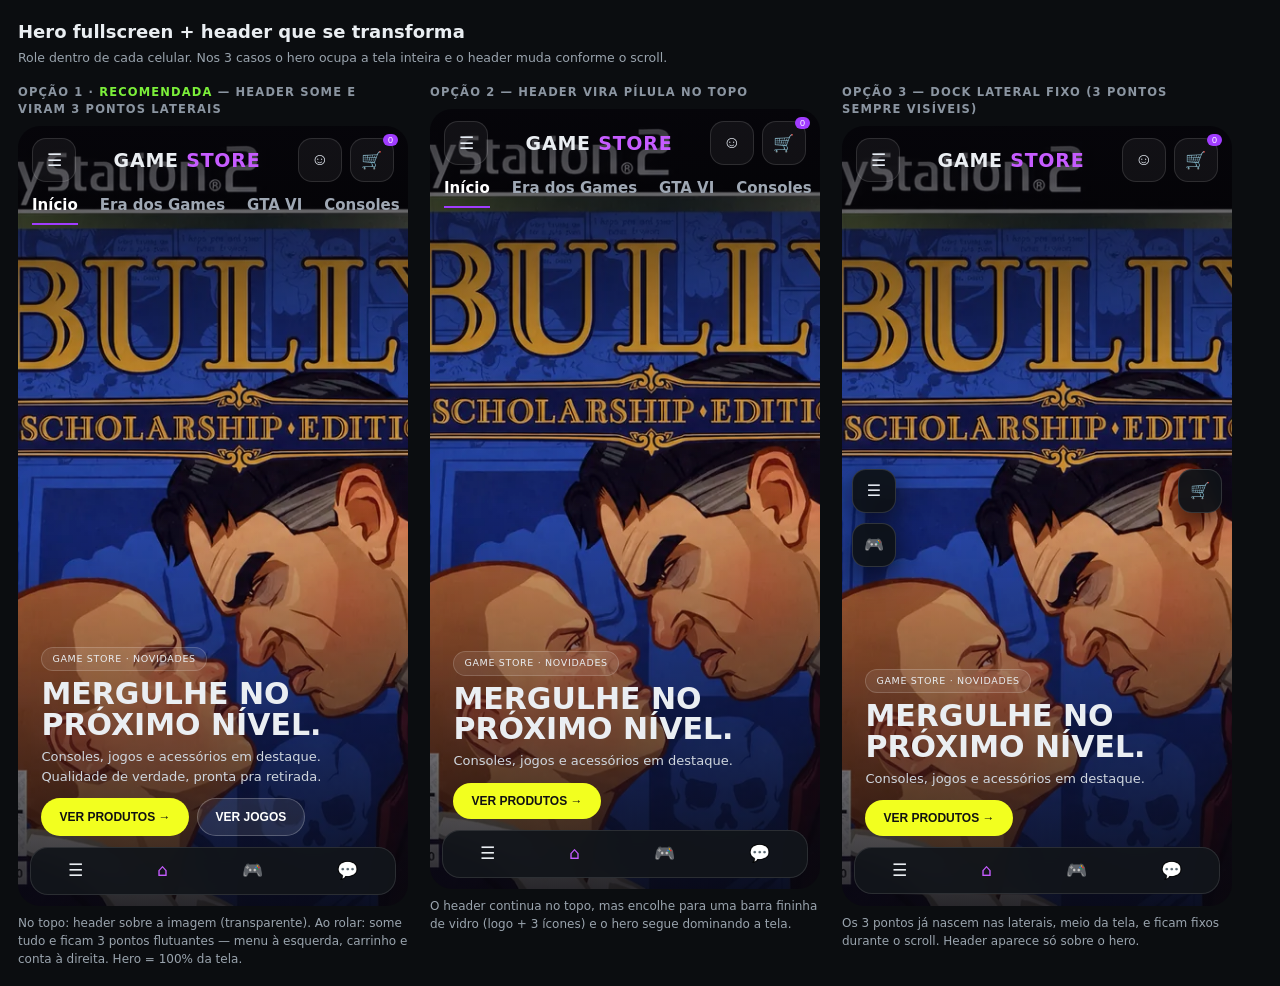
<file: games/_preview-hero/hero-full.html>
<!doctype html><html lang="pt-BR"><head><meta charset="utf-8">
<meta name="viewport" content="width=device-width,initial-scale=1">
<title>Hero fullscreen · opções de header</title>
<style>
body{margin:0;background:#0b0d10;color:#eaeef2;font:13px/1.5 system-ui,Segoe UI,Roboto,sans-serif;padding:18px}
h1{font-size:18px;margin:0 0 4px} p.sub{margin:0 0 16px;color:#9aa4ae;font-size:12.5px}
.wrap{display:flex;gap:22px;flex-wrap:wrap}
.col{width:390px;max-width:100%}
h2{font-size:11.5px;letter-spacing:.1em;text-transform:uppercase;color:#8b95a1;margin:0 0 8px}
.rec{color:#7cf03a;font-weight:700}
.frame{position:relative;width:390px;height:780px;overflow-y:auto;overflow-x:hidden;border-radius:22px;background:#07060c;scroll-behavior:smooth;overscroll-behavior:contain}
.frame::-webkit-scrollbar{width:0}
.note{color:#9aa4ae;font-size:12px;margin:8px 0 0}

/* hero ocupa a tela inteira */
.hero{position:relative;height:780px;overflow:hidden;background:#07060c}
.hero img{position:absolute;inset:0;width:100%;height:100%;object-fit:cover}
.veil{position:absolute;inset:0;background:linear-gradient(180deg,#07060ccc 0%,#07060c22 32%,#07060c0d 52%,#07060cd9 100%)}
.hinfo{position:absolute;left:6%;right:6%;bottom:9%;z-index:3}
.chip{display:inline-block;background:#ffffff14;border:1px solid #ffffff2b;border-radius:999px;padding:4px 10px;font-size:9.5px;letter-spacing:.07em;text-transform:uppercase}
.hinfo h3{margin:8px 0 6px;font-size:30px;line-height:1.03;text-transform:uppercase;font-weight:800}
.hinfo p{margin:0 0 12px;font-size:13px;color:#cfd6de;max-width:92%}
.btns{display:flex;gap:8px;flex-wrap:wrap}
.bt{background:#f2ff1f;color:#111;border:0;border-radius:999px;padding:11px 18px;font-weight:800;font-size:12px;text-transform:uppercase}
.bt.gh{background:#ffffff18;color:#fff;border:1px solid #ffffff3a}

/* header cheio (estado inicial) */
.hd{position:sticky;top:0;z-index:6;background:linear-gradient(180deg,#07060ce6,#07060c99);backdrop-filter:blur(10px);transition:all .32s ease}
.hd.over{position:absolute;left:0;right:0;background:transparent;backdrop-filter:none}
.hd-top{display:flex;align-items:center;justify-content:space-between;padding:12px 14px}
.ico{width:44px;height:44px;border-radius:14px;border:1px solid #ffffff1f;background:#ffffff0d;display:grid;place-items:center;font-size:17px;color:#e8eef6}
.logo{font-weight:800;font-size:19px;letter-spacing:.04em}
.logo b{color:#c65cff}
.rgt{display:flex;gap:8px;align-items:center}
.cart{position:relative}
.cart i{position:absolute;top:-5px;right:-5px;background:#a13cff;color:#fff;font-size:9px;border-radius:999px;padding:1px 5px;font-style:normal}
.tabs{display:flex;gap:22px;padding:0 14px 10px;overflow:hidden;font-weight:700;font-size:15px;color:#9fa8b4;white-space:nowrap}
.tabs span.on{color:#fff;border-bottom:2px solid #a13cff;padding-bottom:6px}
.searchbar{padding:0 14px 10px}
.sb{display:flex;align-items:center;gap:9px;background:#ffffff0f;border:1px solid #ffffff1c;border-radius:14px;padding:12px 14px;color:#8e97a3;font-size:14px}
.pill{margin:0 14px 14px;background:#1a1130;border:1px solid #6f3bd4;border-radius:14px;padding:11px;text-align:center;font-weight:700;font-size:13px;color:#e7dcff}

/* estado recolhido */
.mini{display:none;align-items:center;gap:8px;padding:8px 12px}
.mini .mlogo{font-weight:800;font-size:15px;margin:0 auto;letter-spacing:.04em}
.mini .mlogo b{color:#c65cff}

/* 3 pontos laterais flutuantes */
.dots{position:absolute;z-index:8;display:flex;flex-direction:column;gap:10px;opacity:0;transform:translateY(-8px);transition:all .3s ease;pointer-events:none}
.dots.on{opacity:1;transform:none;pointer-events:auto}
.dots.l{left:10px;top:88px}
.dots.r{right:10px;top:88px}
.dot{width:42px;height:42px;border-radius:14px;background:#0e1218f2;border:1px solid #ffffff24;display:grid;place-items:center;color:#e8eef6;font-size:16px;box-shadow:0 10px 30px #000a;backdrop-filter:blur(8px)}

.content{padding:16px 14px 90px;background:#07060c}
.cards{display:grid;grid-template-columns:1fr 1fr;gap:10px;margin-top:6px}
.cd{height:104px;border-radius:14px;background:linear-gradient(135deg,#1a1f27,#0e1319);border:1px solid #ffffff12}
.blk{height:150px;border-radius:16px;background:#0f141a;border:1px solid #ffffff10;margin-top:14px}
h4{margin:14px 0 2px;font-size:13px;letter-spacing:.08em;text-transform:uppercase;color:#8b95a1}

/* nav inferior fixa (como no site) */
.bnav{position:absolute;left:12px;right:12px;bottom:12px;z-index:9;background:#12161bf2;border:1px solid #ffffff1c;border-radius:18px;display:flex;justify-content:space-around;padding:10px 0;font-size:17px;backdrop-filter:blur(10px)}
.bnav span.on{color:#c65cff}
</style></head><body>
<h1>Hero fullscreen + header que se transforma</h1>
<p class="sub">Role dentro de cada celular. Nos 3 casos o hero ocupa a tela inteira e o header muda conforme o scroll.</p>
<div class="wrap">

<div class="col">
 <h2>Opção 1 · <span class="rec">recomendada</span> — header some e viram 3 pontos laterais</h2>
 <div class="frame" id="f1">
  <div class="hd over" id="h1">
    <div class="hd-top"><button class="ico">☰</button><div class="logo">GAME <b>STORE</b></div><div class="rgt"><button class="ico">☺</button><button class="ico cart">🛒<i>0</i></button></div></div>
    <div class="tabs"><span class="on">Início</span><span>Era dos Games</span><span>GTA VI</span><span>Consoles</span></div>
    <div class="mini" id="m1"><button class="ico">☰</button><div class="mlogo">GAME <b>STORE</b></div><button class="ico cart">🛒<i>0</i></button></div>
  </div>
  <div class="dots l" id="dl1"><div class="dot">☰</div></div>
  <div class="dots r" id="dr1"><div class="dot">🛒</div><div class="dot">☺</div></div>
  <section class="hero">
    <picture><source media="(max-width:900px)" srcset="hero-1-m.webp"><img src="hero-1.webp" alt=""></picture><span class="veil"></span>
    <div class="hinfo"><span class="chip">Game Store · Novidades</span><h3>Mergulhe no<br>próximo nível.</h3>
    <p>Consoles, jogos e acessórios em destaque. Qualidade de verdade, pronta pra retirada.</p>
    <div class="btns"><button class="bt">Ver produtos →</button><button class="bt gh">Ver jogos</button></div></div>
  </section>
  <div class="content"><h4>Destaques</h4><div class="cards"><div class="cd"></div><div class="cd"></div><div class="cd"></div><div class="cd"></div></div><div class="blk"></div></div>
  <div class="bnav"><span>☰</span><span class="on">⌂</span><span>🎮</span><span>💬</span></div>
 </div>
 <p class="note">No topo: header sobre a imagem (transparente). Ao rolar: some tudo e ficam 3 pontos flutuantes — menu à esquerda, carrinho e conta à direita. Hero = 100% da tela.</p>
</div>

<div class="col">
 <h2>Opção 2 — header vira pílula no topo</h2>
 <div class="frame" id="f2">
  <div class="hd over" id="h2">
    <div class="hd-top"><button class="ico">☰</button><div class="logo">GAME <b>STORE</b></div><div class="rgt"><button class="ico">☺</button><button class="ico cart">🛒<i>0</i></button></div></div>
    <div class="tabs"><span class="on">Início</span><span>Era dos Games</span><span>GTA VI</span><span>Consoles</span></div>
  </div>
  <section class="hero">
    <picture><source media="(max-width:900px)" srcset="hero-1-m.webp"><img src="hero-1.webp" alt=""></picture><span class="veil"></span>
    <div class="hinfo"><span class="chip">Game Store · Novidades</span><h3>Mergulhe no<br>próximo nível.</h3>
    <p>Consoles, jogos e acessórios em destaque.</p>
    <div class="btns"><button class="bt">Ver produtos →</button></div></div>
  </section>
  <div class="content"><h4>Destaques</h4><div class="cards"><div class="cd"></div><div class="cd"></div><div class="cd"></div><div class="cd"></div></div><div class="blk"></div></div>
  <div class="bnav"><span>☰</span><span class="on">⌂</span><span>🎮</span><span>💬</span></div>
 </div>
 <p class="note">O header continua no topo, mas encolhe para uma barra fininha de vidro (logo + 3 ícones) e o hero segue dominando a tela.</p>
</div>

<div class="col">
 <h2>Opção 3 — dock lateral fixo (3 pontos sempre visíveis)</h2>
 <div class="frame" id="f3">
  <div class="hd over" id="h3">
    <div class="hd-top"><button class="ico">☰</button><div class="logo">GAME <b>STORE</b></div><div class="rgt"><button class="ico">☺</button><button class="ico cart">🛒<i>0</i></button></div></div>
  </div>
  <div class="dots l on" style="top:44%"><div class="dot">☰</div><div class="dot">🎮</div></div>
  <div class="dots r on" style="top:44%"><div class="dot">🛒</div></div>
  <section class="hero" style="height:780px">
    <picture><source media="(max-width:900px)" srcset="hero-1-m.webp"><img src="hero-1.webp" alt=""></picture><span class="veil"></span>
    <div class="hinfo"><span class="chip">Game Store · Novidades</span><h3>Mergulhe no<br>próximo nível.</h3>
    <p>Consoles, jogos e acessórios em destaque.</p>
    <div class="btns"><button class="bt">Ver produtos →</button></div></div>
  </section>
  <div class="content"><h4>Destaques</h4><div class="cards"><div class="cd"></div><div class="cd"></div><div class="cd"></div><div class="cd"></div></div><div class="blk"></div></div>
  <div class="bnav"><span>☰</span><span class="on">⌂</span><span>🎮</span><span>💬</span></div>
 </div>
 <p class="note">Os 3 pontos já nascem nas laterais, meio da tela, e ficam fixos durante o scroll. Header aparece só sobre o hero.</p>
</div>

</div>
<script>
function bind(frameId, hdId, miniId, dlId, drId, useMini){
  var f=document.getElementById(frameId), hd=document.getElementById(hdId);
  var mini=miniId?document.getElementById(miniId):null, dl=dlId?document.getElementById(dlId):null, dr=drId?document.getElementById(drId):null;
  f.addEventListener('scroll',function(){
    var y=f.scrollTop, on=y>120;
    if(dl) dl.classList.toggle('on',on);
    if(dr) dr.classList.toggle('on',on);
    if(useMini && mini){
      var top=hd.querySelector('.hd-top'), tabs=hd.querySelector('.tabs');
      top.style.display=on?'none':'flex';
      tabs.style.display=on?'none':'flex';
      mini.style.display=on?'flex':'none';
      hd.style.background=on?'#0b0f14e6':'linear-gradient(180deg,#07060ce6,#07060c99)';
      hd.style.backdropFilter=on?'blur(14px)':'blur(10px)';
      hd.style.borderBottom=on?'1px solid #ffffff1a':'none';
    }
  },{passive:true});
}
bind('f1','h1','m1','dl1','dr1',true);
bind('f2','h2',null,null,null,false);
</script>
</body></html>
</file>
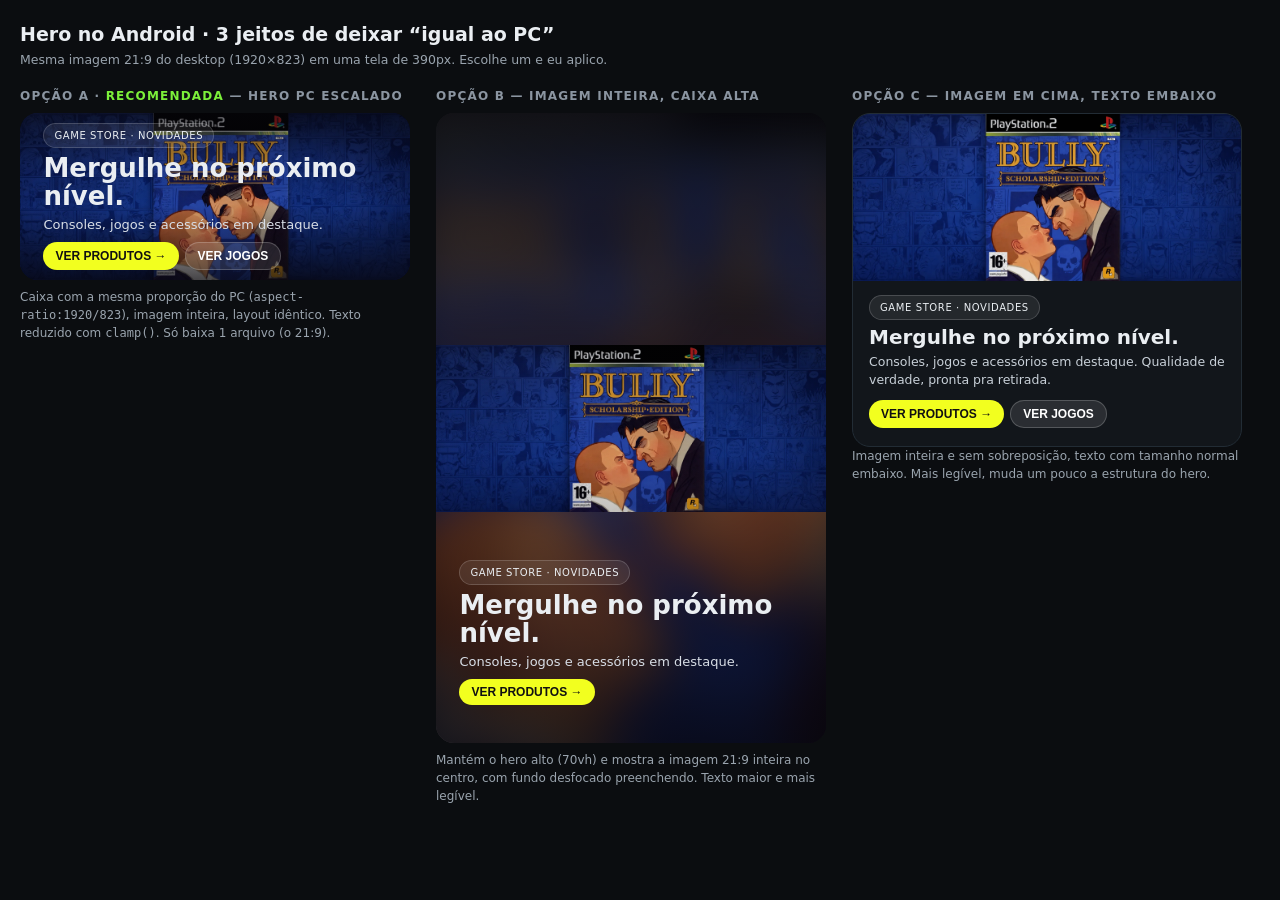
<file: games/_preview-hero/mobile.html>
<!doctype html><html lang="pt-BR"><head><meta charset="utf-8">
<meta name="viewport" content="width=device-width,initial-scale=1">
<title>Hero mobile · opções</title>
<style>
body{margin:0;background:#0b0d10;color:#eaeef2;font:14px/1.5 system-ui,Segoe UI,Roboto,sans-serif;padding:20px}
h1{font-size:19px;margin:0 0 2px} p.sub{margin:0 0 18px;color:#9aa4ae;font-size:12.5px}
.wrap{display:flex;gap:26px;flex-wrap:wrap;align-items:flex-start}
.col{width:390px;max-width:100%}
h2{font-size:12px;letter-spacing:.1em;text-transform:uppercase;color:#8b95a1;margin:0 0 8px}
.rec{color:#7cf03a;font-weight:700}
.phone{position:relative;width:390px;max-width:100%;border-radius:18px;overflow:hidden;background:#07060c;margin-bottom:8px}
.a{aspect-ratio:1920/823}
.b{height:70vh;min-height:520px}
.c{aspect-ratio:1920/823}
.phone img{position:absolute;inset:0;width:100%;height:100%}
.a img,.c img{object-fit:cover}
.b img{object-fit:contain}
.blur{position:absolute;inset:-8%;background-size:cover;background-position:center;filter:blur(26px) saturate(1.15);opacity:.5}
.veil{position:absolute;inset:0;background:linear-gradient(180deg,#07060c8c 0%,#07060c29 34%,#07060c0d 55%,#07060cb8 100%)}
.info{position:absolute;left:6%;right:6%;bottom:6%;z-index:3}
.chip{display:inline-block;background:#ffffff14;border:1px solid #ffffff2b;border-radius:999px;padding:4px 10px;font-size:10px;letter-spacing:.06em;text-transform:uppercase}
.a h3,.b h3{margin:6px 0 4px;font-size:clamp(13px,4.4vw,26px);line-height:1.1}
.a p,.b p{margin:0 0 8px;font-size:clamp(9px,2.6vw,13px);color:#d8dee6}
.btns{display:flex;gap:6px;flex-wrap:wrap}
.bt{background:#f2ff1f;color:#111;border:0;border-radius:999px;padding:6px 12px;font-weight:800;font-size:clamp(9px,2.4vw,12px);text-transform:uppercase}
.bt.gh{background:#ffffff1a;color:#fff;border:1px solid #ffffff33}
.card{background:#12161b;border:1px solid #222c35;border-radius:18px;overflow:hidden}
.card .imgbox{position:relative;aspect-ratio:1920/823}
.card .imgbox img{position:absolute;inset:0;width:100%;height:100%;object-fit:cover}
.card .txt{padding:14px 16px 18px}
.card h3{margin:6px 0 4px;font-size:20px;line-height:1.15}
.card p{margin:0 0 10px;font-size:12.5px;color:#c8d0d8}
.note{color:#9aa4ae;font-size:12px;margin:0}
</style></head><body>
<h1>Hero no Android · 3 jeitos de deixar “igual ao PC”</h1>
<p class="sub">Mesma imagem 21:9 do desktop (1920×823) em uma tela de 390px. Escolhe um e eu aplico.</p>
<div class="wrap">

<div class="col">
  <h2>Opção A · <span class="rec">recomendada</span> — hero PC escalado</h2>
  <div class="phone a">
    <img src="hero-1.webp" alt=""><span class="veil"></span>
    <div class="info"><span class="chip">Game Store · Novidades</span>
      <h3>Mergulhe no próximo nível.</h3>
      <p>Consoles, jogos e acessórios em destaque.</p>
      <div class="btns"><button class="bt">Ver produtos →</button><button class="bt gh">Ver jogos</button></div>
    </div>
  </div>
  <p class="note">Caixa com a mesma proporção do PC (<code>aspect-ratio:1920/823</code>), imagem inteira, layout idêntico. Texto reduzido com <code>clamp()</code>. Só baixa 1 arquivo (o 21:9).</p>
</div>

<div class="col">
  <h2>Opção B — imagem inteira, caixa alta</h2>
  <div class="phone b">
    <span class="blur" style="background-image:url(hero-1.webp)"></span><img src="hero-1.webp" alt=""><span class="veil"></span>
    <div class="info"><span class="chip">Game Store · Novidades</span>
      <h3>Mergulhe no próximo nível.</h3>
      <p>Consoles, jogos e acessórios em destaque.</p>
      <div class="btns"><button class="bt">Ver produtos →</button></div>
    </div>
  </div>
  <p class="note">Mantém o hero alto (70vh) e mostra a imagem 21:9 inteira no centro, com fundo desfocado preenchendo. Texto maior e mais legível.</p>
</div>

<div class="col">
  <h2>Opção C — imagem em cima, texto embaixo</h2>
  <div class="card">
    <div class="imgbox"><img src="hero-1.webp" alt=""></div>
    <div class="txt"><span class="chip">Game Store · Novidades</span>
      <h3>Mergulhe no próximo nível.</h3>
      <p>Consoles, jogos e acessórios em destaque. Qualidade de verdade, pronta pra retirada.</p>
      <div class="btns"><button class="bt">Ver produtos →</button><button class="bt gh">Ver jogos</button></div>
    </div>
  </div>
  <p class="note">Imagem inteira e sem sobreposição, texto com tamanho normal embaixo. Mais legível, muda um pouco a estrutura do hero.</p>
</div>

</div></body></html>
</file>
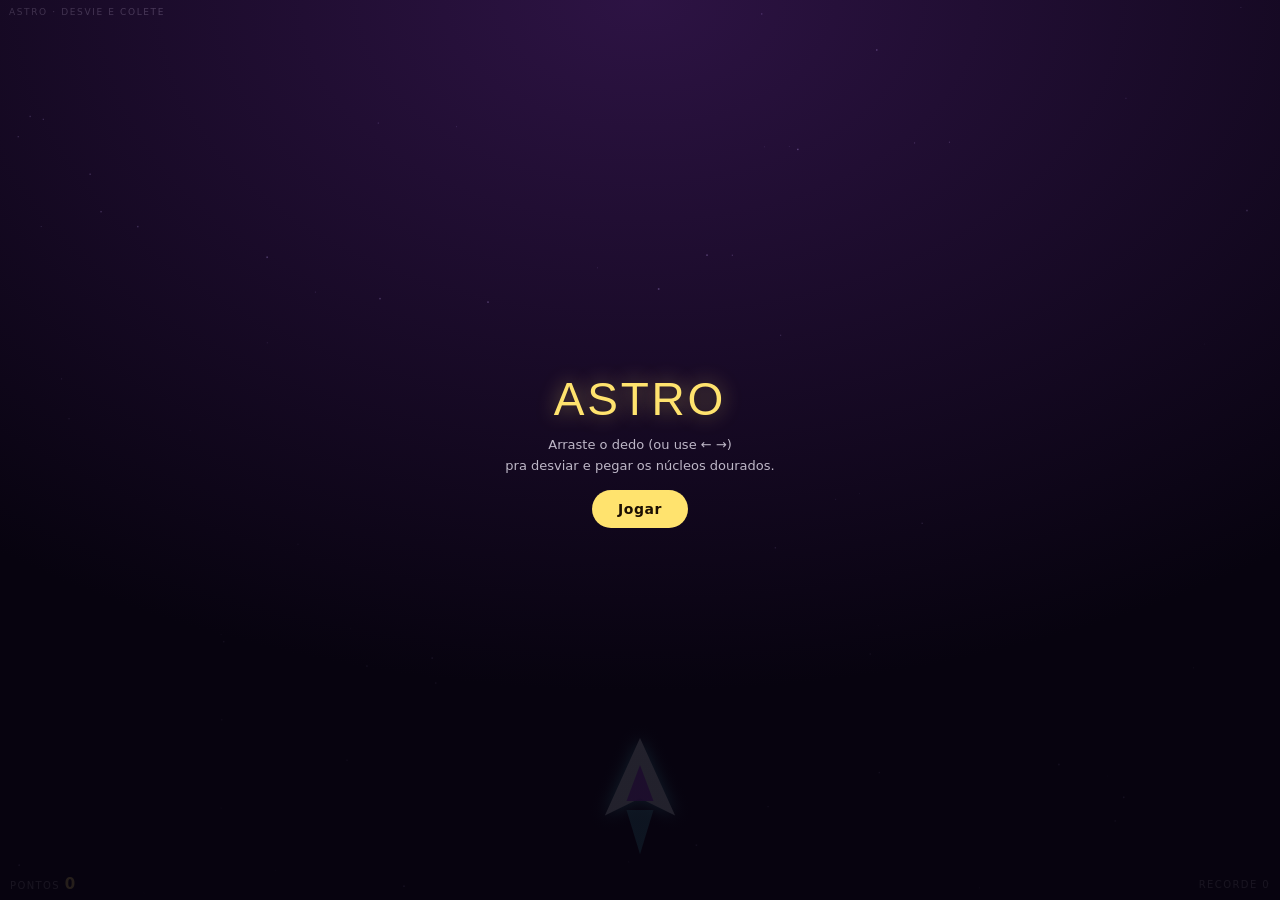
<file: games/novo/arcade/astro.html>
<!doctype html>
<html lang="pt-BR">
<head>
<meta charset="utf-8">
<meta name="viewport" content="width=device-width,initial-scale=1,viewport-fit=cover">
<title>Astro · mini arcade</title>
<style>
  *{box-sizing:border-box}
  html,body{margin:0;height:100%;background:#07030f;overflow:hidden;color:#f7f1ff;
    font-family:'Plus Jakarta Sans',system-ui,-apple-system,sans-serif;-webkit-user-select:none;user-select:none;touch-action:none}
  body.embed{background:transparent}
  #c{position:absolute;inset:0;width:100%;height:100%;display:block}
  #hint{position:absolute;top:7px;left:9px;font-size:9px;letter-spacing:.18em;text-transform:uppercase;color:rgba(247,241,255,.4);pointer-events:none}
  body.mini #hint{display:none}
  #hud{position:absolute;left:0;right:0;bottom:0;display:flex;align-items:center;justify-content:space-between;gap:8px;padding:7px 10px;pointer-events:none;
    font-size:10px;letter-spacing:.14em;text-transform:uppercase;color:rgba(247,241,255,.6)}
  #hud b{font-size:15px;color:#ffe36e;font-variant-numeric:tabular-nums}
  #rc{font-variant-numeric:tabular-nums}
  #ov{position:absolute;inset:0;display:grid;place-content:center;justify-items:center;gap:9px;text-align:center;padding:14px;
    background:radial-gradient(130% 120% at 50% 0%,rgba(180,76,255,.22),rgba(7,3,15,.88) 64%);transition:opacity .25s}
  #ov.off{opacity:0;pointer-events:none}
  #ov h1{margin:0;font-family:Anton,Impact,'Arial Narrow',sans-serif;font-weight:400;font-size:clamp(26px,8vw,46px);letter-spacing:.06em;color:#ffe36e;text-shadow:0 0 20px rgba(255,227,110,.45)}
  #ov p{margin:0;font-size:clamp(11px,2.8vw,13px);line-height:1.6;color:rgba(247,241,255,.75)}
  #ov b{color:#ffe36e}
  #ov button{margin-top:4px;border:0;border-radius:999px;padding:11px 26px;background:#ffe36e;color:#1b0f02;font:inherit;font-weight:800;font-size:14px;letter-spacing:.04em;cursor:pointer}
  #ov button:active{transform:scale(.96)}
</style>
</head>
<body>
<canvas id="c"></canvas>
<div id="hint">Astro · desvie e colete</div>
<div id="hud"><span>Pontos <b id="sc">0</b></span><span id="rc">Recorde 0</span></div>
<div id="ov"><h1>ASTRO</h1><p>Arraste o dedo (ou use ← →)<br>pra desviar e pegar os núcleos dourados.</p><button id="go">Jogar</button></div>
<script>
(()=>{
const q=new URLSearchParams(location.search);
if(q.get('embed')==='1')document.body.classList.add('embed');
if(q.get('mini')==='1')document.body.classList.add('mini');
const cv=document.getElementById('c'),x=cv.getContext('2d'),ov=document.getElementById('ov');
const scEl=document.getElementById('sc'),rcEl=document.getElementById('rc'),btn=document.getElementById('go');
const KEY='astroRec';let rec=0;try{rec=parseInt(localStorage.getItem(KEY))||0}catch(e){}
window.__astroRec=rec;rcEl.textContent='Recorde '+rec;
let W=1,H=1,d=1;function size(){d=Math.min(2,devicePixelRatio||1);W=cv.clientWidth||1;H=cv.clientHeight||1;cv.width=W*d;cv.height=H*d}
addEventListener('resize',size);size();
let playing=false,score=0,shipX=.5,ptr=null,auto=true,speed=1,tR=.5,tC=1.2
let rocks=[],cores=[],stars=[];
for(let i=0;i<64;i++)stars.push([Math.random(),Math.random(),.2+Math.random()*.8]);
const held={};
addEventListener('keydown',e=>{const k=e.key;if(k==='ArrowLeft'||k==='a')held.l=1;if(k==='ArrowRight'||k==='d')held.r=1});
addEventListener('keyup',e=>{const k=e.key;if(k==='ArrowLeft'||k==='a')held.l=0;if(k==='ArrowRight'||k==='d')held.r=0});
cv.addEventListener('pointermove',e=>{ptr=e.offsetX/W;auto=false});
cv.addEventListener('pointerdown',e=>{ptr=e.offsetX/W;auto=false});
function start(){playing=true;score=0;shipX=.5;speed=1;tR=.5;tC=1.2;rocks=[];cores=[];ptr=null;auto=true;scEl.textContent='0';ov.classList.add('off')}
function end(){playing=false;auto=true;ptr=null;
  if(score>rec){rec=score;window.__astroRec=rec;rcEl.textContent='Recorde '+rec;try{localStorage.setItem(KEY,rec)}catch(e){}}
  ov.querySelector('h1').textContent='FIM';
  ov.querySelector('p').innerHTML='Você fez <b>'+score+'</b> pontos<br>Recorde: '+rec;
  btn.textContent='Jogar de novo';ov.classList.remove('off')}
btn.onclick=start;
function spawnRock(){rocks.push({x:.08+Math.random()*.84,y:-.12,r:.05+Math.random()*.035,v:.36+Math.random()*.4,a:Math.random()*6.28,s:(Math.random()-.5)*2})}
function spawnCore(){cores.push({x:.08+Math.random()*.84,y:-.12,r:.028,v:.3+Math.random()*.18,p:Math.random()*6.28})}
let last=performance.now();
function loop(now){
  requestAnimationFrame(loop);
  const dt=Math.min(.05,(now-last)/1000);last=now;speed=Math.min(2.4,speed+dt*.05);
  // estrelas de fundo (parallax)
  x.setTransform(d,0,0,d,0,0);x.clearRect(0,0,W,H);
  stars.forEach(s=>{s[1]+=dt*.05*s[2]*speed;if(s[1]>1){s[1]-=1;s[0]=Math.random()}
    x.globalAlpha=.16+s[2]*.4;x.fillStyle='#cfb6ff';x.fillRect(s[0]*W,s[1]*H,1.2*s[2]+.4,1.2*s[2]+.4)});
  x.globalAlpha=1;
  if(playing){
    if(ptr!=null)shipX+=(ptr-shipX)*Math.min(1,dt*14);
    if(held.l)shipX-=dt*1.1;if(held.r)shipX+=dt*1.1;
    if(auto){let tx=.5,bd=9;const cand=cores.concat([]);
      if(cand.length){cand.forEach(c=>{if(c.y<.9&&Math.abs(c.x-shipX)<bd){bd=Math.abs(c.x-shipX);tx=c.x}})}else tx=.5+Math.sin(now/900)*.28;
      shipX+=(tx-shipX)*Math.min(1,dt*4)}
    shipX=Math.max(.06,Math.min(.94,shipX));
    tR-=dt;tC-=dt;
    if(tR<=0){spawnRock();spawnRock();tR=Math.max(.26,.72-speed*.16)}
    if(tC<=0){spawnCore();tC=Math.max(.5,1.5-speed*.25)}
    rocks.forEach(o=>o.y+=o.v*dt*speed);
    cores.forEach(o=>{o.y+=o.v*dt*speed;o.p+=dt*6});
    const sy=.87,sr=.045;
    for(let i=rocks.length-1;i>=0;i--){const o=rocks[i];if(o.y>1.15){rocks.splice(i,1);continue}
      if(Math.hypot((o.x-shipX)*1.35,o.y-sy)<o.r+sr){end();return}}
    for(let i=cores.length-1;i>=0;i--){const o=cores[i];if(o.y>1.15){cores.splice(i,1);continue}
      if(Math.hypot((o.x-shipX)*1.35,o.y-sy)<o.r+sr+.02){cores.splice(i,1);score++;scEl.textContent=score}}
  }
  // desenha coletáveis
  cores.forEach(o=>{const px=o.x*W,py=o.y*H,r=Math.max(3,o.r*H),g=.6+Math.sin(o.p)*.4;
    x.shadowBlur=18;x.shadowColor='rgba(255,227,110,.9)';x.fillStyle='#ffe36e';
    x.beginPath();x.arc(px,py,r*(1+g*.15),0,6.29);x.fill();
    x.lineWidth=1.4;x.strokeStyle='rgba(255,255,255,'+(.35+g*.3)+')';x.stroke();x.shadowBlur=0});
  // desenha pedras
  rocks.forEach(o=>{const px=o.x*W,py=o.y*H,r=Math.max(6,o.r*H);o.a+=0.01;
    x.save();x.translate(px,py);x.rotate(o.a);x.beginPath();
    for(let i=0;i<7;i++){const ang=i/7*6.283,rr=r*(.72+.3*Math.sin(i*2.1+o.s*.7));i?x.lineTo(Math.cos(ang)*rr,Math.sin(ang)*rr):x.moveTo(Math.cos(ang)*rr,Math.sin(ang)*rr)}
    x.closePath();x.fillStyle='#2a1740';x.fill();x.lineWidth=1.4;x.strokeStyle='rgba(180,76,255,.85)';x.stroke();x.restore()});
  // nave
  const px=shipX*W,py=.87*H,s=Math.max(9,H*.05);
  x.save();x.translate(px,py);x.shadowBlur=16;x.shadowColor='rgba(94,242,255,.9)';
  x.fillStyle='#e8fbff';x.beginPath();x.moveTo(0,-s);x.lineTo(s*.78,s*.72);x.lineTo(0,s*.34);x.lineTo(-s*.78,s*.72);x.closePath();x.fill();
  x.shadowBlur=0;x.fillStyle='rgba(180,76,255,.9)';x.beginPath();x.moveTo(0,-s*.4);x.lineTo(s*.3,s*.4);x.lineTo(-s*.3,s*.4);x.closePath();x.fill();
  x.globalAlpha=.5+Math.random()*.4;x.fillStyle='#5ef2ff';x.beginPath();x.moveTo(-s*.3,s*.6);x.lineTo(s*.3,s*.6);x.lineTo(0,s*(1.1+Math.random()*.5));x.closePath();x.fill();
  x.globalAlpha=1;x.restore();
}
requestAnimationFrame(loop);
})();
</script>
</body>
</html>
</file>
